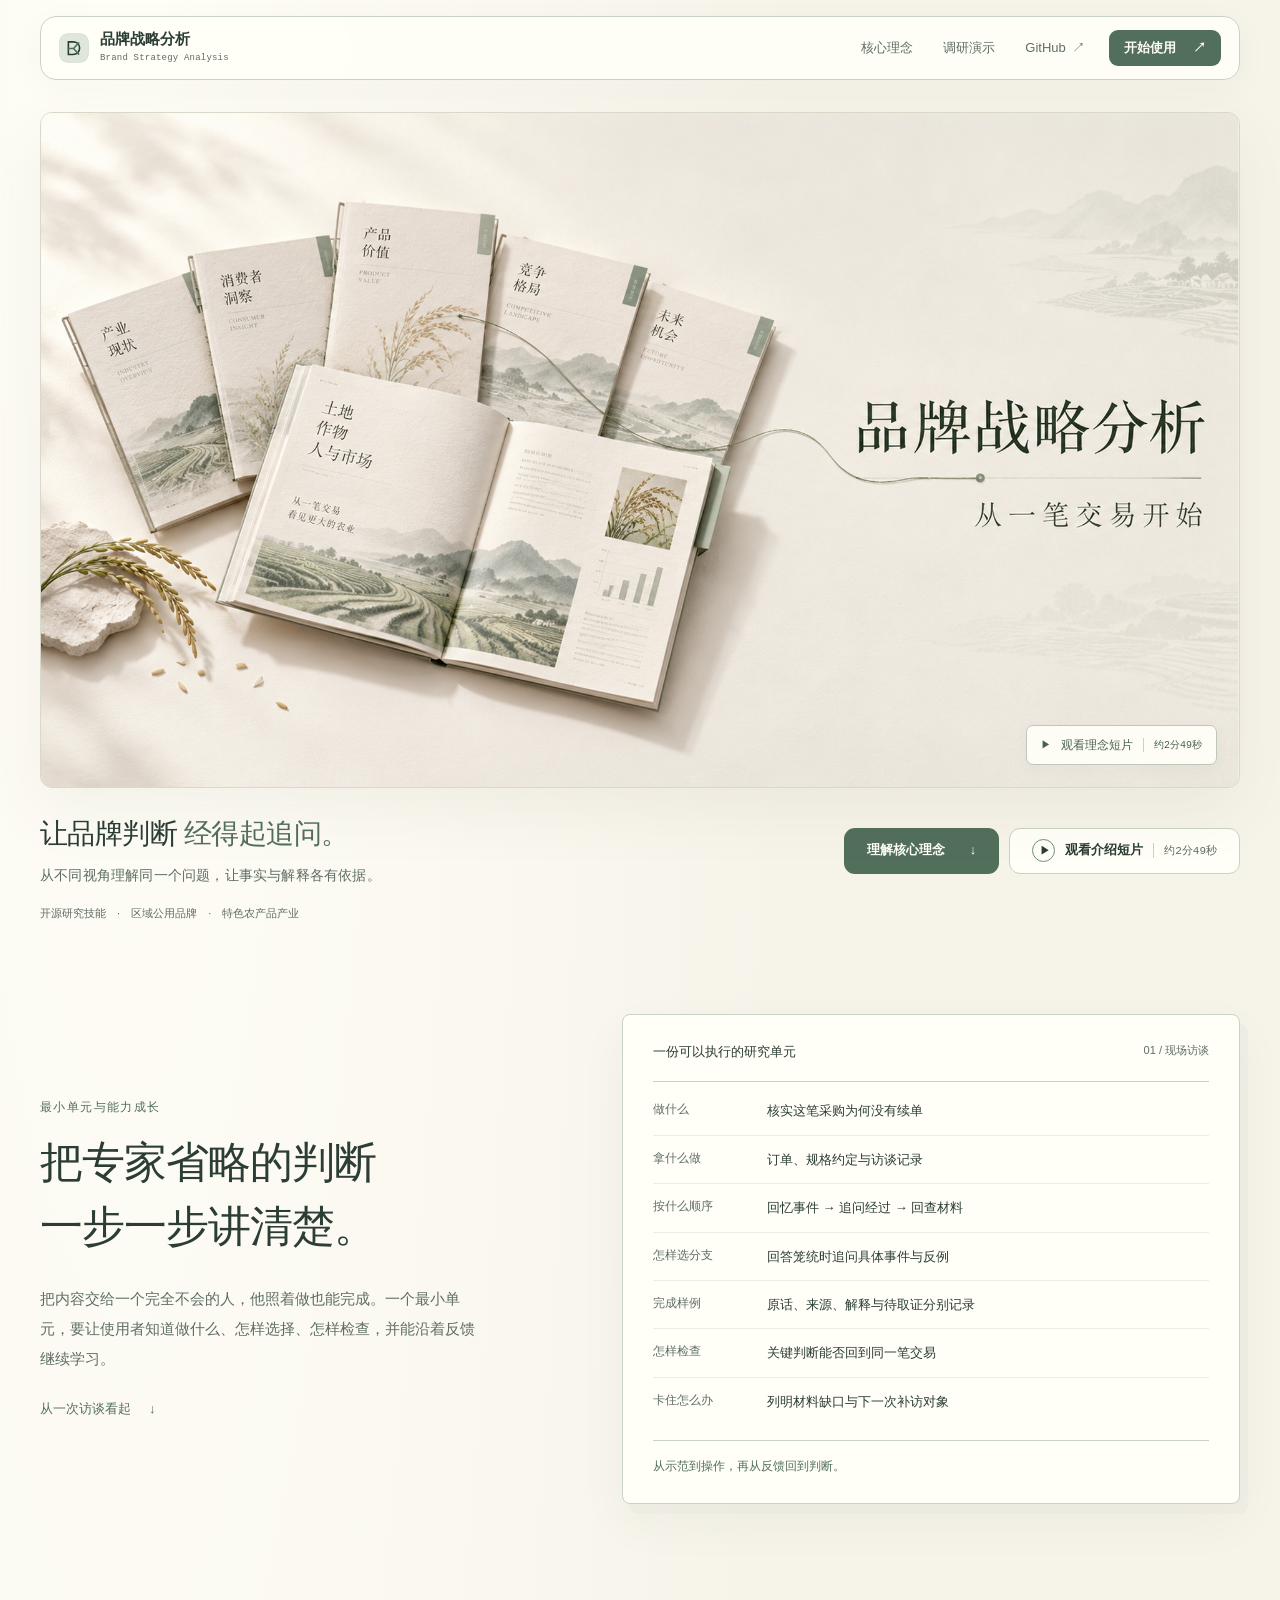
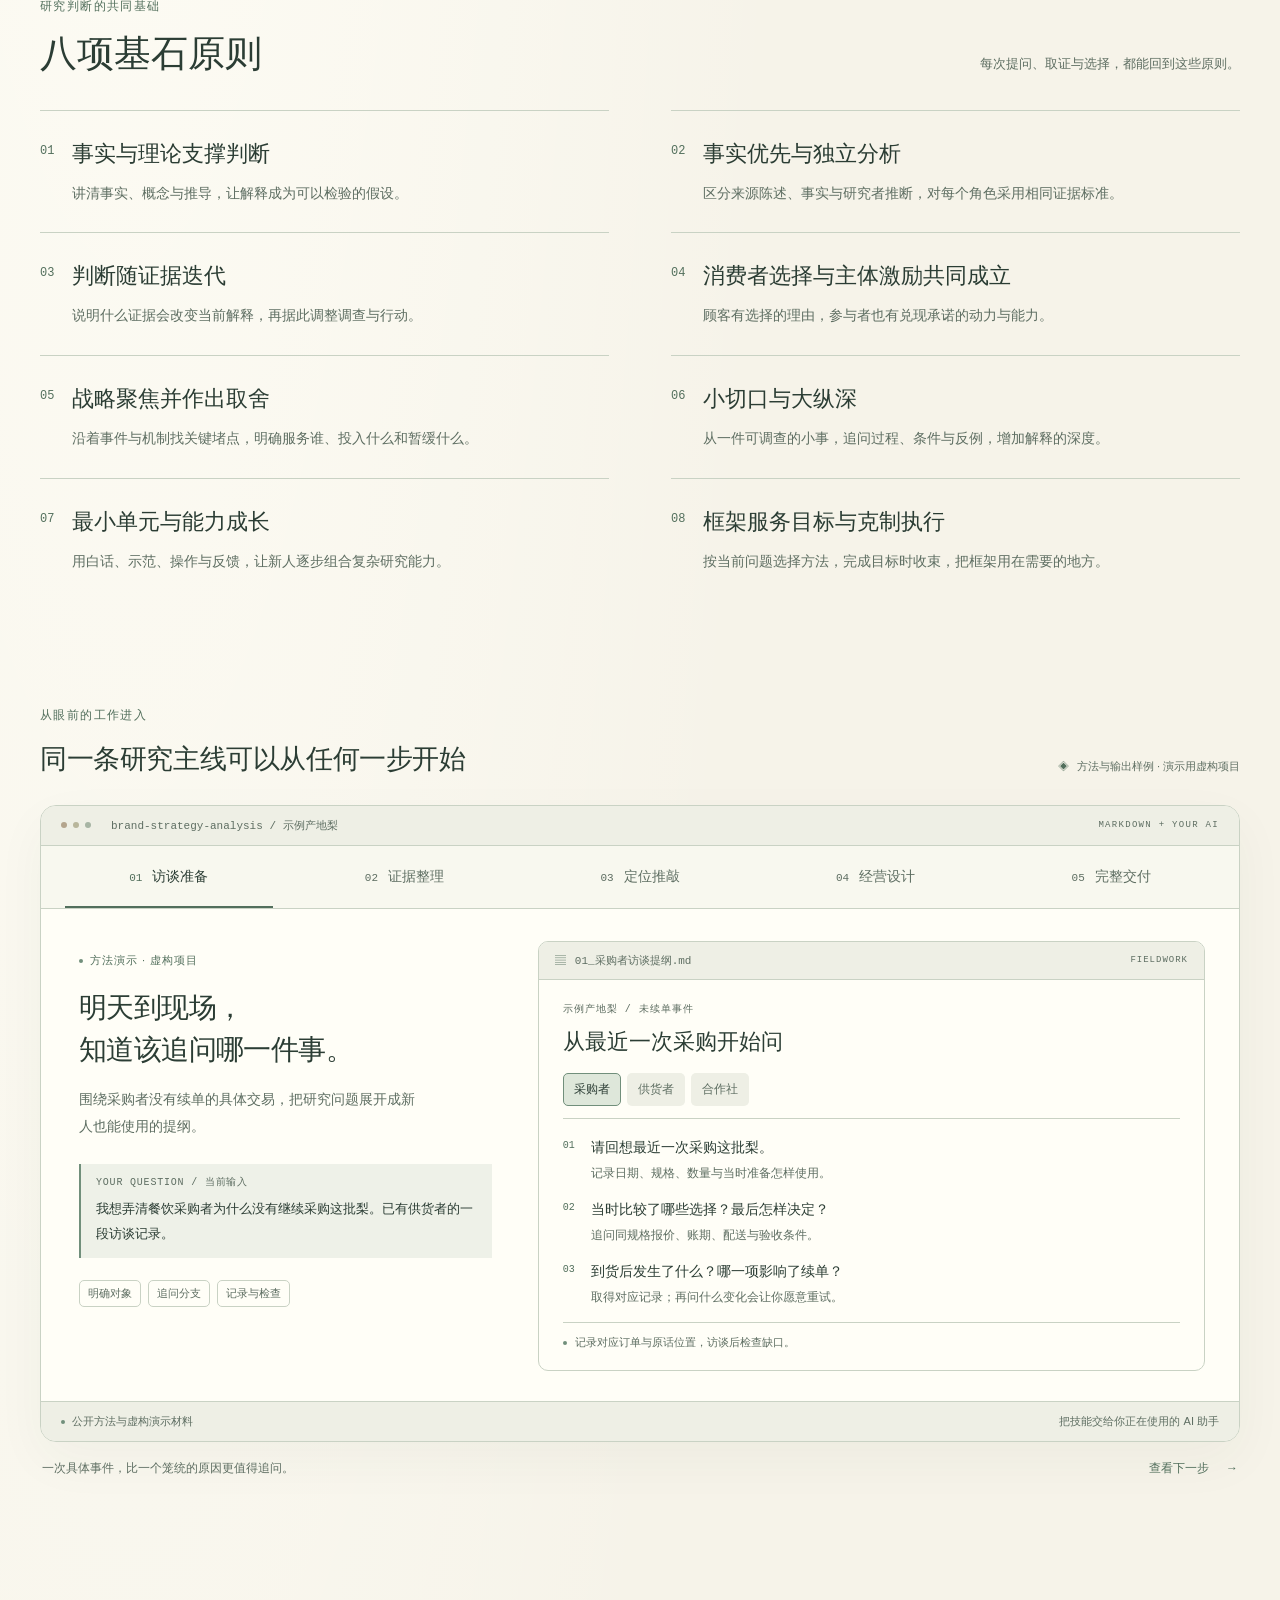
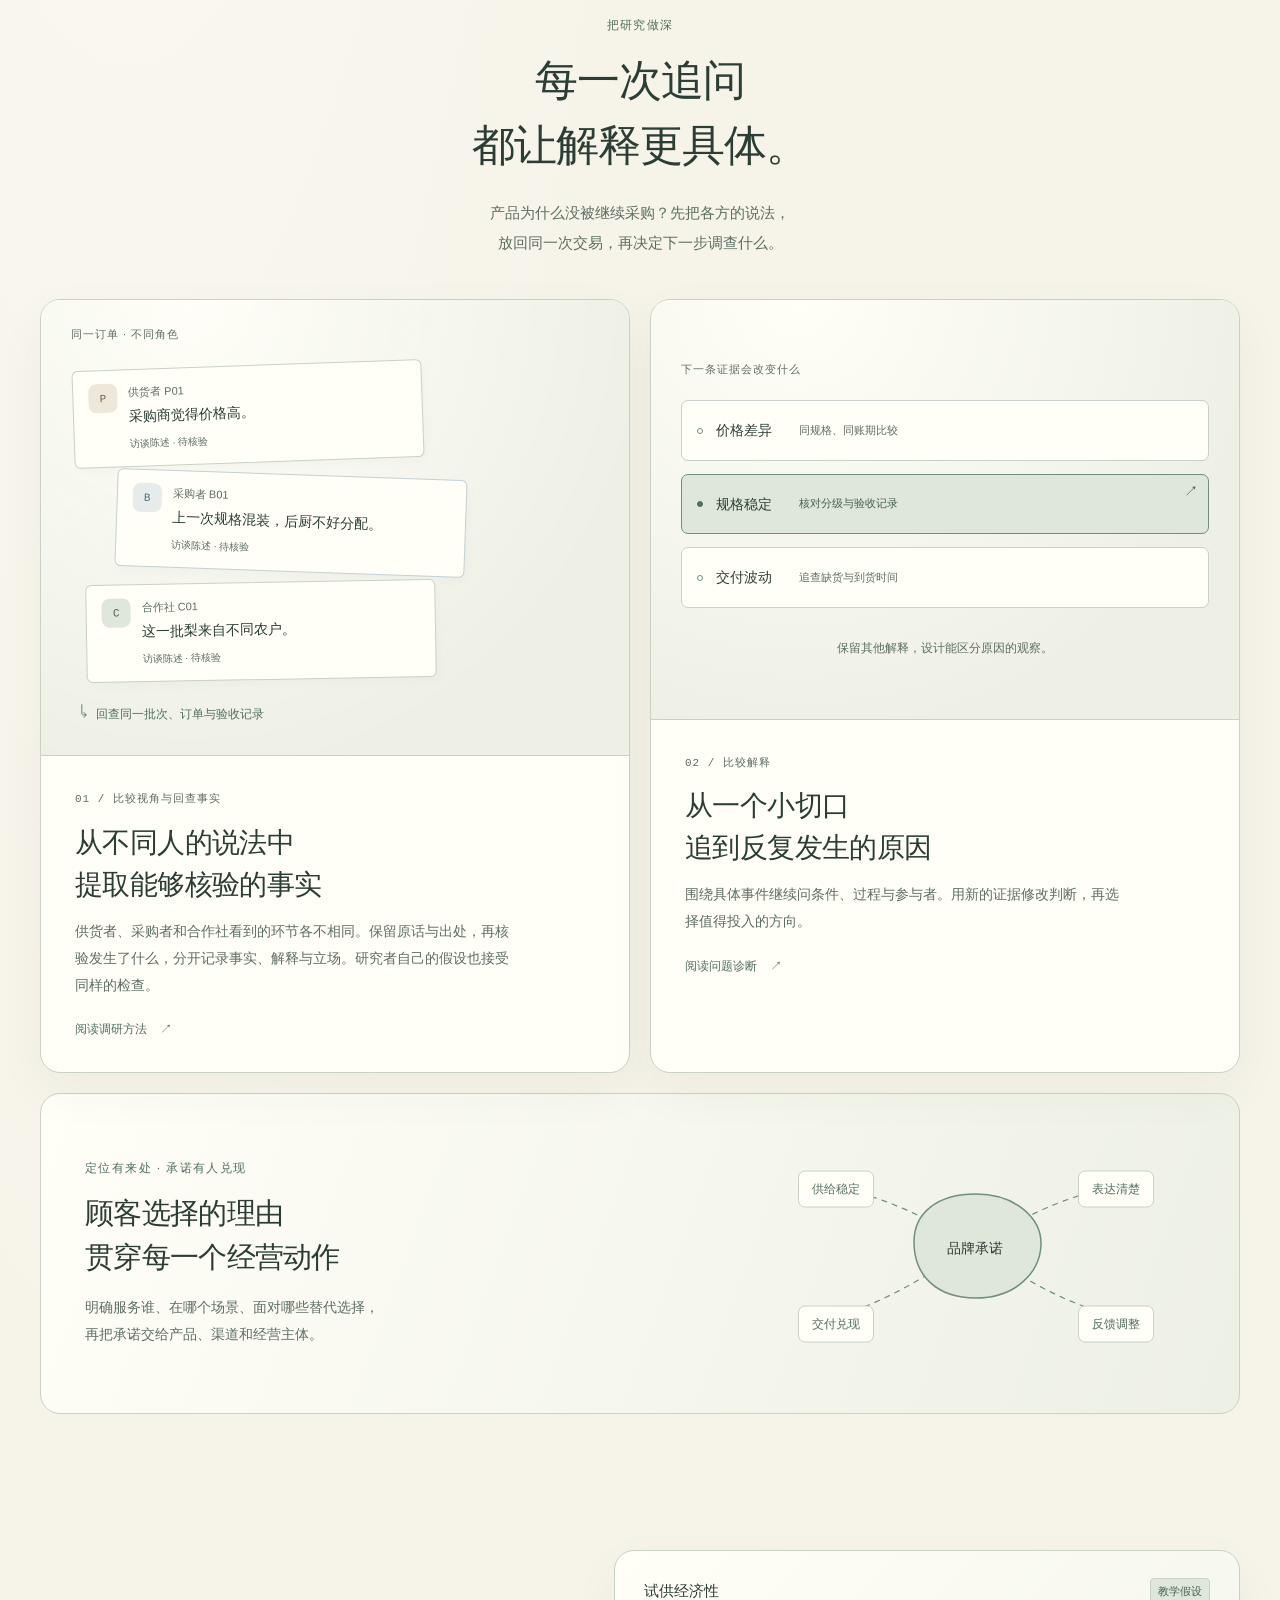
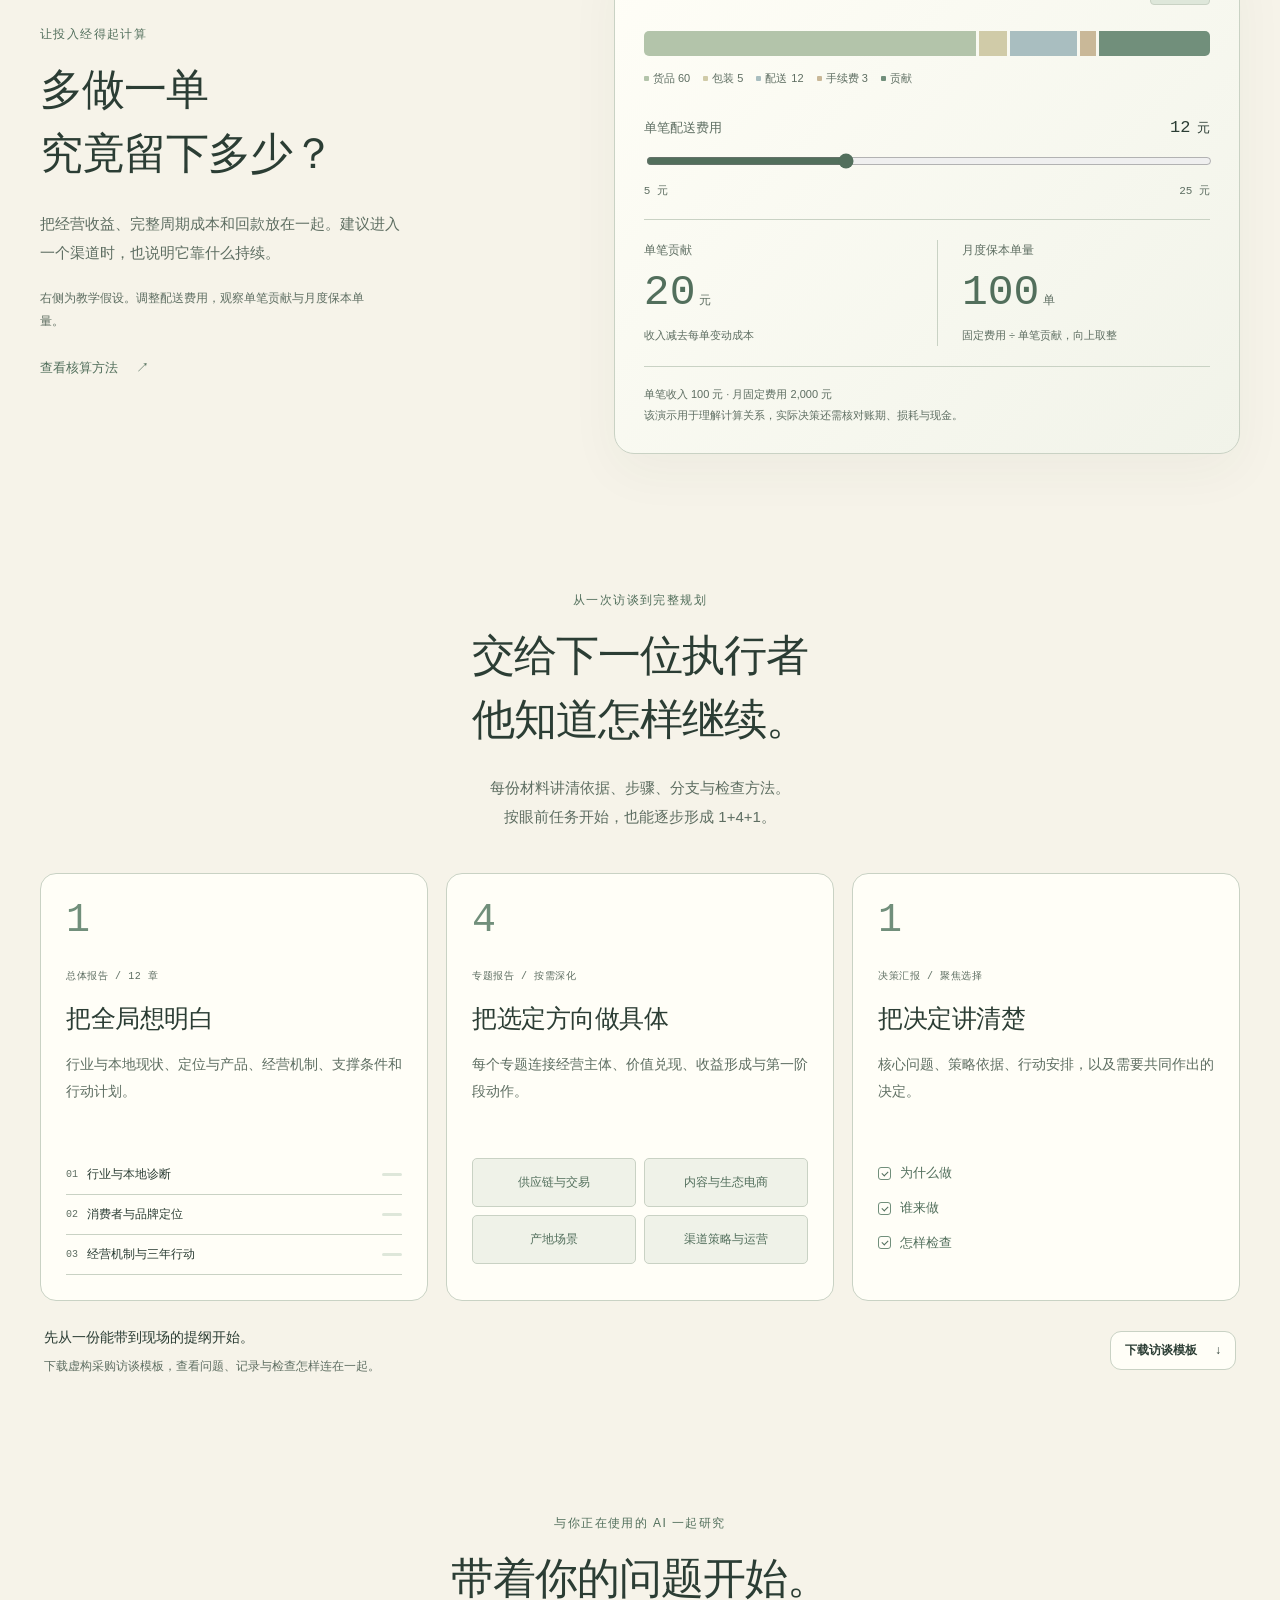
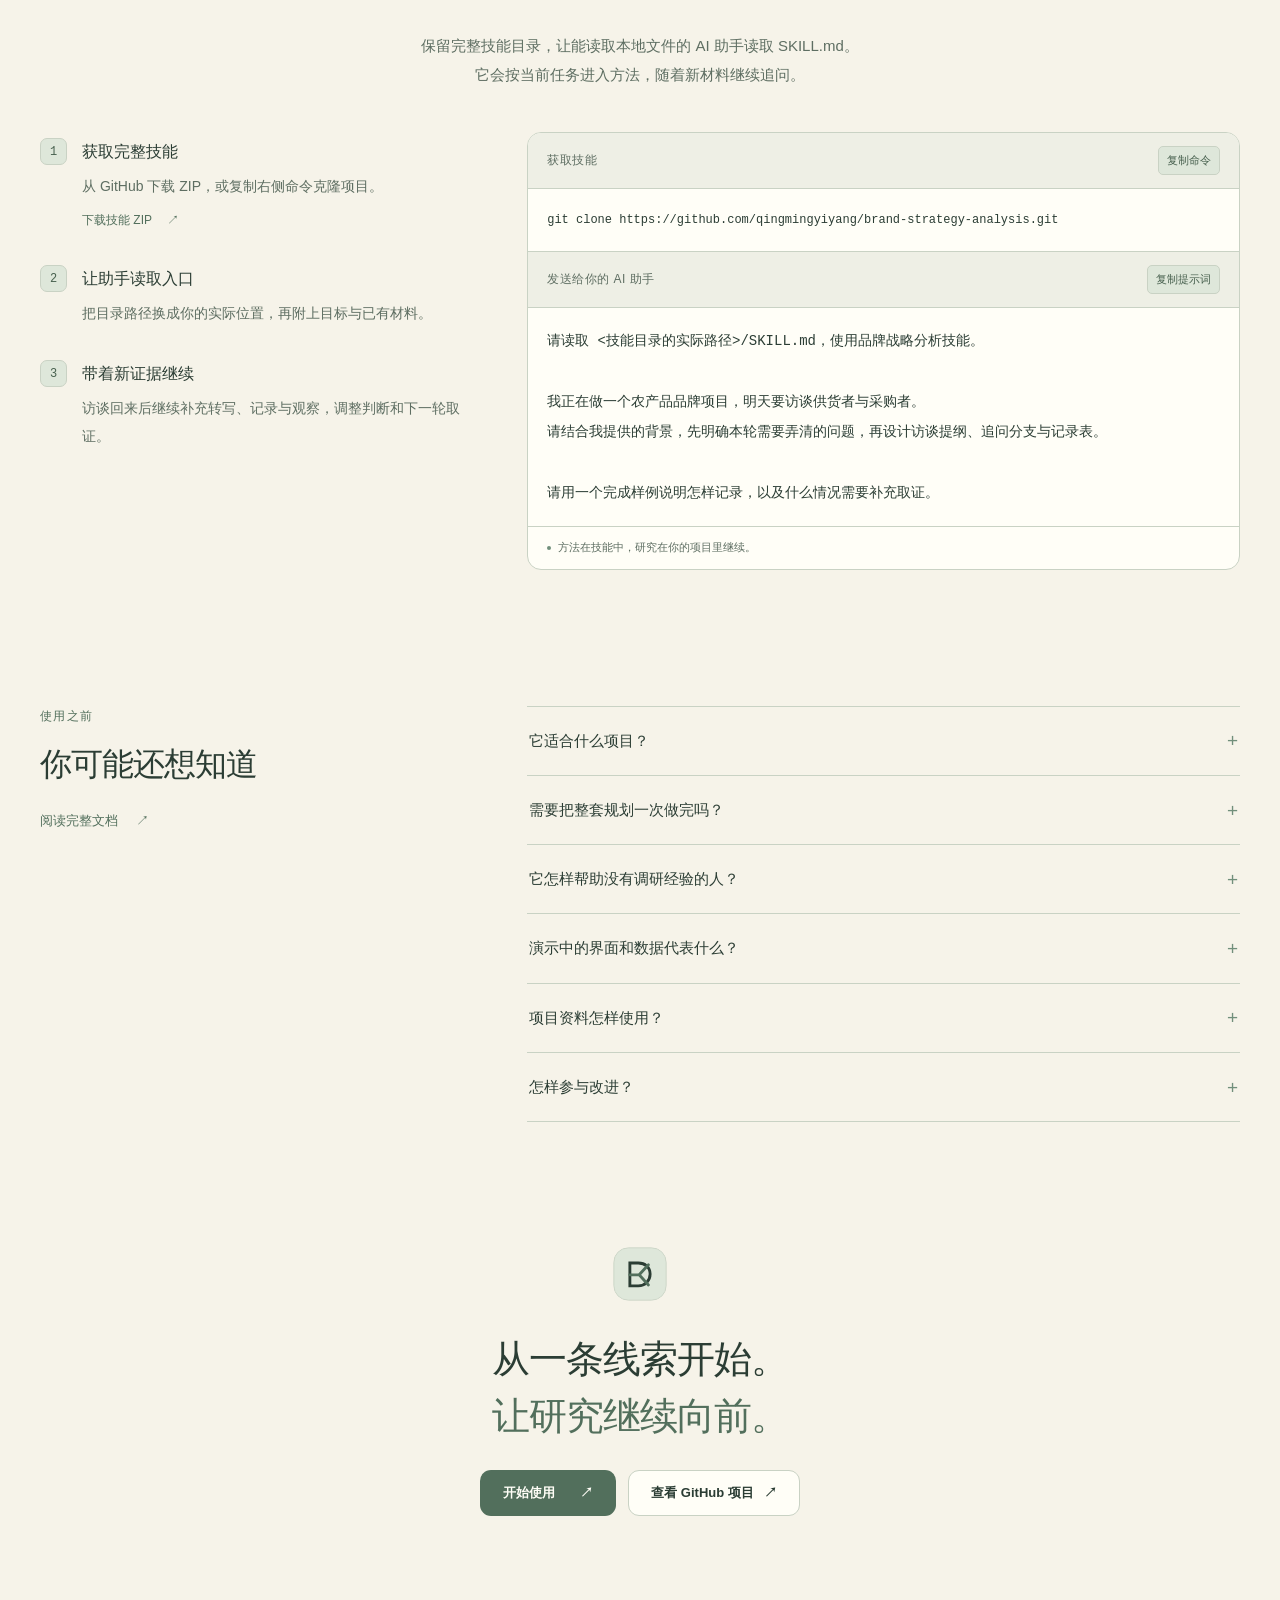
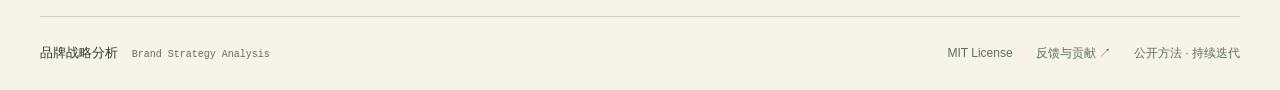
<file: website/index.html>
<!doctype html>
<html lang="zh-CN">
<head>
  <meta charset="utf-8">
  <meta name="viewport" content="width=device-width, initial-scale=1">
  <meta name="theme-color" content="#F6F3E9">
  <meta name="description" content="品牌战略分析：以最小单元与八项基石原则，把专家判断展开为可学习的调研方法。比较同一问题的不同视角，提取事实，检验解释。">
  <meta property="og:title" content="品牌战略分析 · 让品牌判断经得起追问">
  <meta property="og:description" content="从同一问题的不同视角中提取事实，把专家判断展开为每个人都能学习和执行的最小单元。">
  <meta property="og:image" content="../media/brand-overview/cover.png?v=cover-20261025-1">
  <meta property="og:image:alt" content="品牌战略分析，从一笔交易开始。纸质研究报告、山水与稻田组成的浅绢色封面。">
  <title>品牌战略分析 · 让品牌判断经得起追问</title>
  <link rel="icon" type="image/svg+xml" href="assets/brand-mark.svg?v=cover-20261025-1">
  <link rel="stylesheet" href="site.css?v=cover-20261025-1">
  <script src="site.js?v=cover-20261025-1" defer></script>
</head>
<body>
  <a class="skip-link" href="#main">跳到主要内容</a>
  <header class="nav-wrap">
    <nav class="nav shell" aria-label="主导航">
      <a class="brand" href="#main" aria-label="品牌战略分析首页">
        <img src="assets/brand-mark.svg?v=cover-20261025-1" alt="" width="30" height="30">
        <span>品牌战略分析<span class="brand-sub">Brand Strategy Analysis</span></span>
      </a>
      <div class="nav-links">
        <a href="#principles">核心理念</a>
        <a href="#demo">调研演示</a>
        <a href="https://github.com/qingmingyiyang/brand-strategy-analysis" target="_blank" rel="noopener noreferrer">GitHub <span aria-hidden="true">↗</span></a>
      </div>
      <a class="nav-cta" href="#start">开始使用 <span aria-hidden="true">↗</span></a>
    </nav>
  </header>

  <main id="main">
    <section class="hero cover-hero shell" aria-labelledby="hero-title">
      <button class="brand-cover" type="button" data-open-video aria-label="播放品牌战略分析理念介绍视频，约2分49秒">
        <img src="../media/brand-overview/cover.png?v=cover-20261025-1" alt="品牌战略分析，从一笔交易开始。浅绢纸研究报告、稻田与山水，呈现产业、消费者、产品价值和未来机会。" width="1920" height="1080" fetchpriority="high" decoding="async">
        <span class="cover-play"><span aria-hidden="true">▶</span> 观看理念短片 <span>约2分49秒</span></span>
      </button>
      <div class="hero-caption">
        <div class="hero-caption-copy">
          <h1 id="hero-title">让品牌判断<span>经得起追问。</span></h1>
          <p class="hero-copy">从不同视角理解同一个问题，让事实与解释各有依据。</p>
        </div>
        <div class="hero-actions">
          <a class="button button-primary" href="#principles">理解核心理念 <span aria-hidden="true">↓</span></a>
          <button class="button button-secondary" type="button" data-open-video><span class="play-icon" aria-hidden="true">▶</span> 观看介绍短片 <span class="video-duration">约2分49秒</span></button>
        </div>
      </div>
      <p class="hero-meta">开源研究技能 <span>·</span> 区域公用品牌 <span>·</span> 特色农产品产业</p>
    </section>

    <section id="principles" class="principles-section shell" aria-labelledby="principles-title">
      <div class="unit-layout">
        <div class="unit-copy"><span class="section-kicker">最小单元与能力成长</span><h2 id="principles-title">把专家省略的判断<br>一步一步讲清楚。</h2><p>把内容交给一个完全不会的人，他照着做也能完成。一个最小单元，要让使用者知道做什么、怎样选择、怎样检查，并能沿着反馈继续学习。</p><a class="inline-link" href="#demo">从一次访谈看起 <span aria-hidden="true">↓</span></a></div>
        <div class="unit-sheet"><div class="unit-sheet-top"><span>一份可以执行的研究单元</span><span class="unit-sheet-mark">01 / 现场访谈</span></div><ol class="unit-fields"><li><span>做什么</span><strong>核实这笔采购为何没有续单</strong></li><li><span>拿什么做</span><strong>订单、规格约定与访谈记录</strong></li><li><span>按什么顺序</span><strong>回忆事件 → 追问经过 → 回查材料</strong></li><li><span>怎样选分支</span><strong>回答笼统时追问具体事件与反例</strong></li><li><span>完成样例</span><strong>原话、来源、解释与待取证分别记录</strong></li><li><span>怎样检查</span><strong>关键判断能否回到同一笔交易</strong></li><li><span>卡住怎么办</span><strong>列明材料缺口与下一次补访对象</strong></li></ol><p class="unit-sheet-foot">从示范到操作，再从反馈回到判断。</p></div>
      </div>
      <div class="principles-heading"><span class="section-kicker">研究判断的共同基础</span><h2>八项基石原则</h2><p>每次提问、取证与选择，都能回到这些原则。</p></div>
      <ol class="principle-list">
        <li><span class="principle-number">01</span><div><h3>事实与理论支撑判断</h3><p>讲清事实、概念与推导，让解释成为可以检验的假设。</p></div></li>
        <li><span class="principle-number">02</span><div><h3>事实优先与独立分析</h3><p>区分来源陈述、事实与研究者推断，对每个角色采用相同证据标准。</p></div></li>
        <li><span class="principle-number">03</span><div><h3>判断随证据迭代</h3><p>说明什么证据会改变当前解释，再据此调整调查与行动。</p></div></li>
        <li><span class="principle-number">04</span><div><h3>消费者选择与主体激励共同成立</h3><p>顾客有选择的理由，参与者也有兑现承诺的动力与能力。</p></div></li>
        <li><span class="principle-number">05</span><div><h3>战略聚焦并作出取舍</h3><p>沿着事件与机制找关键堵点，明确服务谁、投入什么和暂缓什么。</p></div></li>
        <li><span class="principle-number">06</span><div><h3>小切口与大纵深</h3><p>从一件可调查的小事，追问过程、条件与反例，增加解释的深度。</p></div></li>
        <li><span class="principle-number">07</span><div><h3>最小单元与能力成长</h3><p>用白话、示范、操作与反馈，让新人逐步组合复杂研究能力。</p></div></li>
        <li><span class="principle-number">08</span><div><h3>框架服务目标与克制执行</h3><p>按当前问题选择方法，完成目标时收束，把框架用在需要的地方。</p></div></li>
      </ol>
    </section>

    <section id="demo" class="demo-section shell" aria-labelledby="demo-title">
      <div class="section-intro demo-intro"><div><span class="section-kicker">从眼前的工作进入</span><h2 id="demo-title">同一条研究主线<br class="mobile-break">可以从任何一步开始</h2></div><span class="demo-disclaimer"><span aria-hidden="true">◈</span> 方法与输出样例 · 演示用虚构项目</span></div>
      <div class="workspace">
        <div class="workspace-bar"><div class="window-dots" aria-hidden="true"><i></i><i></i><i></i></div><span>brand-strategy-analysis / 示例产地梨</span><span class="workspace-format">MARKDOWN + YOUR AI</span></div>
        <div class="demo-tabs" role="tablist" aria-label="查看不同阶段的输出样例">
          <button id="tab-interview" role="tab" aria-selected="true" aria-controls="panel-interview" tabindex="0" data-stage="interview"><span>01</span>访谈准备</button>
          <button id="tab-evidence" role="tab" aria-selected="false" aria-controls="panel-evidence" tabindex="-1" data-stage="evidence"><span>02</span>证据整理</button>
          <button id="tab-positioning" role="tab" aria-selected="false" aria-controls="panel-positioning" tabindex="-1" data-stage="positioning"><span>03</span>定位推敲</button>
          <button id="tab-operation" role="tab" aria-selected="false" aria-controls="panel-operation" tabindex="-1" data-stage="operation"><span>04</span>经营设计</button>
          <button id="tab-delivery" role="tab" aria-selected="false" aria-controls="panel-delivery" tabindex="-1" data-stage="delivery"><span>05</span>完整交付</button>
        </div>
        <div class="demo-content" id="demo-content">
          <section id="panel-interview" class="demo-panel" role="tabpanel" aria-labelledby="tab-interview" tabindex="0"></section>
          <section id="panel-evidence" class="demo-panel" role="tabpanel" aria-labelledby="tab-evidence" tabindex="0" hidden></section>
          <section id="panel-positioning" class="demo-panel" role="tabpanel" aria-labelledby="tab-positioning" tabindex="0" hidden></section>
          <section id="panel-operation" class="demo-panel" role="tabpanel" aria-labelledby="tab-operation" tabindex="0" hidden></section>
          <section id="panel-delivery" class="demo-panel" role="tabpanel" aria-labelledby="tab-delivery" tabindex="0" hidden></section>
        </div>
        <div class="workspace-footer"><span><i class="tiny-dot" aria-hidden="true"></i>公开方法与虚构演示材料</span><span>把技能交给你正在使用的 AI 助手</span></div>
      </div>
      <div class="demo-caption"><p id="demo-caption">一次具体事件，比一个笼统的原因更值得追问。</p><button class="text-button" type="button" id="next-stage">查看下一步 <span aria-hidden="true">→</span></button></div>
    </section>

    <section id="method" class="method-section shell section-gap" aria-labelledby="method-title">
      <div class="section-heading"><span class="section-kicker">把研究做深</span><h2 id="method-title">每一次追问<br>都让解释更具体。</h2><p>产品为什么没被继续采购？先把各方的说法，<br class="desktop-break">放回同一次交易，再决定下一步调查什么。</p></div>
      <div class="feature-grid">
        <article class="feature-card reveal">
          <div class="feature-visual voices-visual" data-animate>
            <div class="visual-label">同一订单 · 不同角色</div>
            <div class="voice-card voice-supplier"><span class="avatar avatar-sand">P</span><div><span class="voice-role">供货者 P01</span><p>采购商觉得价格高。</p><span class="source-tag">访谈陈述 · 待核验</span></div></div>
            <div class="voice-card voice-buyer"><span class="avatar avatar-blue">B</span><div><span class="voice-role">采购者 B01</span><p>上一次规格混装，后厨不好分配。</p><span class="source-tag">访谈陈述 · 待核验</span></div></div>
            <div class="voice-card voice-cooperative"><span class="avatar avatar-sage">C</span><div><span class="voice-role">合作社 C01</span><p>这一批梨来自不同农户。</p><span class="source-tag">访谈陈述 · 待核验</span></div></div>
            <div class="source-note"><span class="note-icon" aria-hidden="true">↳</span> 回查同一批次、订单与验收记录</div>
          </div>
          <div class="feature-copy"><span class="mini-index">01 / 比较视角与回查事实</span><h3>从不同人的说法中<br>提取能够核验的事实</h3><p>供货者、采购者和合作社看到的环节各不相同。保留原话与出处，再核验发生了什么，分开记录事实、解释与立场。研究者自己的假设也接受同样的检查。</p><a href="https://github.com/qingmingyiyang/brand-strategy-analysis/blob/main/references/fieldwork.md" target="_blank" rel="noopener noreferrer">阅读调研方法 <span aria-hidden="true">↗</span></a></div>
        </article>
        <article class="feature-card reveal">
          <div class="feature-visual questions-visual" data-animate>
            <div class="visual-label">下一条证据会改变什么</div>
            <div class="hypothesis"><span class="hypothesis-bullet"></span><span>价格差异</span><small>同规格、同账期比较</small></div>
            <div class="hypothesis hypothesis-active"><span class="hypothesis-bullet"></span><span>规格稳定</span><small>核对分级与验收记录</small><span class="check-mark" aria-hidden="true">↗</span></div>
            <div class="hypothesis"><span class="hypothesis-bullet"></span><span>交付波动</span><small>追查缺货与到货时间</small></div>
            <p class="hypothesis-note">保留其他解释，设计能区分原因的观察。</p>
          </div>
          <div class="feature-copy"><span class="mini-index">02 / 比较解释</span><h3>从一个小切口<br>追到反复发生的原因</h3><p>围绕具体事件继续问条件、过程与参与者。用新的证据修改判断，再选择值得投入的方向。</p><a href="https://github.com/qingmingyiyang/brand-strategy-analysis/blob/main/references/problem-diagnosis.md" target="_blank" rel="noopener noreferrer">阅读问题诊断 <span aria-hidden="true">↗</span></a></div>
        </article>
      </div>
      <div class="value-bridge reveal">
        <div><span class="section-kicker">定位有来处 · 承诺有人兑现</span><h3>顾客选择的理由<br>贯穿每一个经营动作</h3><p>明确服务谁、在哪个场景、面对哪些替代选择，<br class="desktop-break">再把承诺交给产品、渠道和经营主体。</p></div>
        <div class="value-map" aria-label="价值承诺连接供给、表达、交付与反馈">
          <svg viewBox="0 0 440 235" aria-hidden="true"><path class="map-line" d="M220 114C170 86 139 68 81 55M220 114C267 86 308 64 360 55M220 114C166 147 132 169 81 185M220 114C268 147 306 169 360 185"/><path class="map-ring" d="M159 110c0-29 23-48 62-48s66 24 65 51-25 53-65 53-62-23-62-56Z"/></svg>
          <span class="map-center">品牌承诺</span><span class="map-node node-a">供给稳定</span><span class="map-node node-b">表达清楚</span><span class="map-node node-c">交付兑现</span><span class="map-node node-d">反馈调整</span>
        </div>
      </div>
    </section>

    <section id="economics" class="economics-section shell section-gap" aria-labelledby="economics-title">
      <div class="economics-copy"><span class="section-kicker">让投入经得起计算</span><h2 id="economics-title">多做一单<br>究竟留下多少？</h2><p>把经营收益、完整周期成本和回款放在一起。建议进入一个渠道时，也说明它靠什么持续。</p><p class="small-note">右侧为教学假设。调整配送费用，观察单笔贡献与月度保本单量。</p><a class="inline-link" href="https://github.com/qingmingyiyang/brand-strategy-analysis/blob/main/references/economic-accounting.md" target="_blank" rel="noopener noreferrer">查看核算方法 <span aria-hidden="true">↗</span></a></div>
      <div class="calculator reveal"><div class="calculator-top"><span>试供经济性</span><span class="tag">教学假设</span></div><div class="cost-track" aria-hidden="true"><span class="cost-goods"></span><span class="cost-pack"></span><span class="cost-delivery" id="cost-delivery-bar"></span><span class="cost-fee"></span><span class="cost-margin" id="cost-margin-bar"></span></div><div class="cost-legend"><span><i class="legend-goods"></i>货品 60</span><span><i class="legend-pack"></i>包装 5</span><span><i class="legend-delivery"></i>配送 <b id="delivery-legend">12</b></span><span><i class="legend-fee"></i>手续费 3</span><span><i class="legend-margin"></i>贡献</span></div><div class="cost-input"><label for="delivery-cost">单笔配送费用 <span><output for="delivery-cost" id="delivery-value">12</output> 元</span></label><input type="range" id="delivery-cost" min="5" max="25" step="1" value="12"><div class="range-ends"><span>5 元</span><span>25 元</span></div></div><div class="calculator-results" aria-live="polite" aria-atomic="true"><div><span>单笔贡献</span><strong><output id="contribution-value">20</output><small> 元</small></strong><p>收入减去每单变动成本</p></div><div><span>月度保本单量</span><strong><output id="break-even-value">100</output><small> 单</small></strong><p>固定费用 ÷ 单笔贡献，向上取整</p></div></div><p class="calculator-foot">单笔收入 100 元 · 月固定费用 2,000 元<br>该演示用于理解计算关系，实际决策还需核对账期、损耗与现金。</p></div>
    </section>

    <section id="deliverables" class="deliverables-section shell section-gap" aria-labelledby="deliverables-title">
      <div class="section-heading"><span class="section-kicker">从一次访谈到完整规划</span><h2 id="deliverables-title">交给下一位执行者<br>他知道怎样继续。</h2><p>每份材料讲清依据、步骤、分支与检查方法。<br class="desktop-break">按眼前任务开始，也能逐步形成 1+4+1。</p></div>
      <div class="deliverable-grid"><article class="deliverable-card report-card reveal"><div class="report-icon" aria-hidden="true">1</div><span class="mini-index">总体报告 / 12 章</span><h3>把全局想明白</h3><p>行业与本地现状、定位与产品、经营机制、支撑条件和行动计划。</p><div class="report-preview"><div><span>01</span>行业与本地诊断<i></i></div><div><span>02</span>消费者与品牌定位<i></i></div><div><span>03</span>经营机制与三年行动<i></i></div></div></article><article class="deliverable-card specials-card reveal"><div class="report-icon" aria-hidden="true">4</div><span class="mini-index">专题报告 / 按需深化</span><h3>把选定方向做具体</h3><p>每个专题连接经营主体、价值兑现、收益形成与第一阶段动作。</p><div class="topic-grid"><span>供应链与交易</span><span>内容与生态电商</span><span>产地场景</span><span>渠道策略与运营</span></div></article><article class="deliverable-card decision-card reveal"><div class="report-icon" aria-hidden="true">1</div><span class="mini-index">决策汇报 / 聚焦选择</span><h3>把决定讲清楚</h3><p>核心问题、策略依据、行动安排，以及需要共同作出的决定。</p><div class="decision-preview"><span><i></i>为什么做</span><span><i></i>谁来做</span><span><i></i>怎样检查</span></div></article></div>
      <div class="download-strip"><div><strong>先从一份能带到现场的提纲开始。</strong><span>下载虚构采购访谈模板，查看问题、记录与检查怎样连在一起。</span></div><button class="button button-secondary" type="button" id="download-template">下载访谈模板 <span aria-hidden="true">↓</span></button></div>
    </section>

    <section id="start" class="start-section shell section-gap" aria-labelledby="start-title">
      <div class="section-heading"><span class="section-kicker">与你正在使用的 AI 一起研究</span><h2 id="start-title">带着你的问题开始。</h2><p>保留完整技能目录，让能读取本地文件的 AI 助手读取 SKILL.md。<br class="desktop-break">它会按当前任务进入方法，随着新材料继续追问。</p></div>
      <div class="start-layout"><ol class="start-steps"><li><span class="step-number">1</span><div><h3>获取完整技能</h3><p>从 GitHub 下载 ZIP，或复制右侧命令克隆项目。</p><a href="https://github.com/qingmingyiyang/brand-strategy-analysis/archive/refs/heads/main.zip">下载技能 ZIP <span aria-hidden="true">↗</span></a></div></li><li><span class="step-number">2</span><div><h3>让助手读取入口</h3><p>把目录路径换成你的实际位置，再附上目标与已有材料。</p></div></li><li><span class="step-number">3</span><div><h3>带着新证据继续</h3><p>访谈回来后继续补充转写、记录与观察，调整判断和下一轮取证。</p></div></li></ol><div class="start-code"><div class="code-block"><div class="code-header"><span>获取技能</span><button type="button" class="copy-button" data-copy="clone">复制命令</button></div><pre><code id="clone-command">git clone https://github.com/qingmingyiyang/brand-strategy-analysis.git</code></pre></div><div class="code-block prompt-block"><div class="code-header"><span>发送给你的 AI 助手</span><button type="button" class="copy-button" data-copy="prompt">复制提示词</button></div><pre><code id="start-prompt">请读取 &lt;技能目录的实际路径&gt;/SKILL.md，使用品牌战略分析技能。

我正在做一个农产品品牌项目，明天要访谈供货者与采购者。
请结合我提供的背景，先明确本轮需要弄清的问题，再设计访谈提纲、追问分支与记录表。

请用一个完成样例说明怎样记录，以及什么情况需要补充取证。</code></pre></div><div class="code-foot"><span class="tiny-dot" aria-hidden="true"></span>方法在技能中，研究在你的项目里继续。</div></div></div>
    </section>

    <section class="faq-section shell section-gap" aria-labelledby="faq-title"><div class="faq-heading"><span class="section-kicker">使用之前</span><h2 id="faq-title">你可能还想知道</h2><a class="inline-link" href="https://github.com/qingmingyiyang/brand-strategy-analysis/blob/main/README.md" target="_blank" rel="noopener noreferrer">阅读完整文档 <span aria-hidden="true">↗</span></a></div><div class="faq-list"><details><summary>它适合什么项目？<span aria-hidden="true">+</span></summary><p>主要面向区域公用品牌与特色农产品产业，适合咨询团队、调研负责人、学生与项目参与者。用于其他行业时，先核对主体、供给与渠道机制。</p></details><details><summary>需要把整套规划一次做完吗？<span aria-hidden="true">+</span></summary><p>可以从准备访谈、整理转写、诊断问题或深化某份专题开始。技能按当前任务选择主方法，再围绕具体证据缺口补充内容。</p></details><details><summary>它怎样帮助没有调研经验的人？<span aria-hidden="true">+</span></summary><p>把找谁、怎么开场、问哪次事件、怎样追问、怎样记录与检查展开成可操作的材料，并给完成样例。你也可以要求先示范一个步骤，再根据实际操作逐步加深。</p></details><details><summary>演示中的界面和数据代表什么？<span aria-hidden="true">+</span></summary><p>这是技能方法与输出的交互式样例，使用虚构的产地梨采购项目和教学数据。实际使用时，由你选择的 AI 助手读取技能，结合有权使用的材料开展研究。</p></details><details><summary>项目资料怎样使用？<span aria-hidden="true">+</span></summary><p>技能由本地 Markdown 文件组成。资料如何处理取决于你使用的 AI 助手、工具和账号设置。提供访谈等材料前，按项目授权和所用工具的数据规则处理；本介绍页不上传演示操作，也不接收项目材料。</p></details><details><summary>怎样参与改进？<span aria-hidden="true">+</span></summary><p>在 GitHub Issue 中说明使用版本、要完成的任务和卡住的具体步骤；也可以提交 Pull Request。分享示例时，使用有权公开的脱敏材料。</p></details></div></section>

    <section class="closing shell"><img src="assets/brand-mark.svg?v=cover-20261025-1" alt="" width="54" height="54"><h2>从一条线索开始。<br><span>让研究继续向前。</span></h2><div class="hero-actions"><a class="button button-primary" href="#start">开始使用 <span aria-hidden="true">↗</span></a><a class="button button-secondary" href="https://github.com/qingmingyiyang/brand-strategy-analysis" target="_blank" rel="noopener noreferrer">查看 GitHub 项目 <span aria-hidden="true">↗</span></a></div></section>
  </main>

  <footer class="footer shell"><a class="footer-brand" href="#main">品牌战略分析 <span>Brand Strategy Analysis</span></a><div><a href="https://github.com/qingmingyiyang/brand-strategy-analysis/blob/main/LICENSE" target="_blank" rel="noopener noreferrer">MIT License</a><a href="https://github.com/qingmingyiyang/brand-strategy-analysis/issues" target="_blank" rel="noopener noreferrer">反馈与贡献 ↗</a><span>公开方法 · 持续迭代</span></div></footer>
  <div id="live-status" class="live-status" role="status" aria-live="polite"></div>
  <dialog id="video-dialog" aria-labelledby="video-title"><div class="video-dialog-header"><div><span class="section-kicker">核心理念与调研</span><h2 id="video-title">让品牌判断经得起追问</h2></div><button id="close-video" type="button" aria-label="关闭视频">×</button></div><video id="intro-video" controls playsinline preload="none" poster="../media/brand-overview/cover.png?v=cover-20261025-1"><source src="../media/brand-overview/intro.mp4?v=coherent-20261025-1" type="video/mp4">你的浏览器暂不支持视频播放，可<a href="../media/brand-overview/intro.mp4?v=coherent-20261025-1">下载介绍视频</a>。</video><p id="video-status" class="video-status">多方视角与事实核验 · 最小单元与八项原则 · 约2分49秒 · AI 合成旁白</p></dialog>
</body>
</html>
</file>
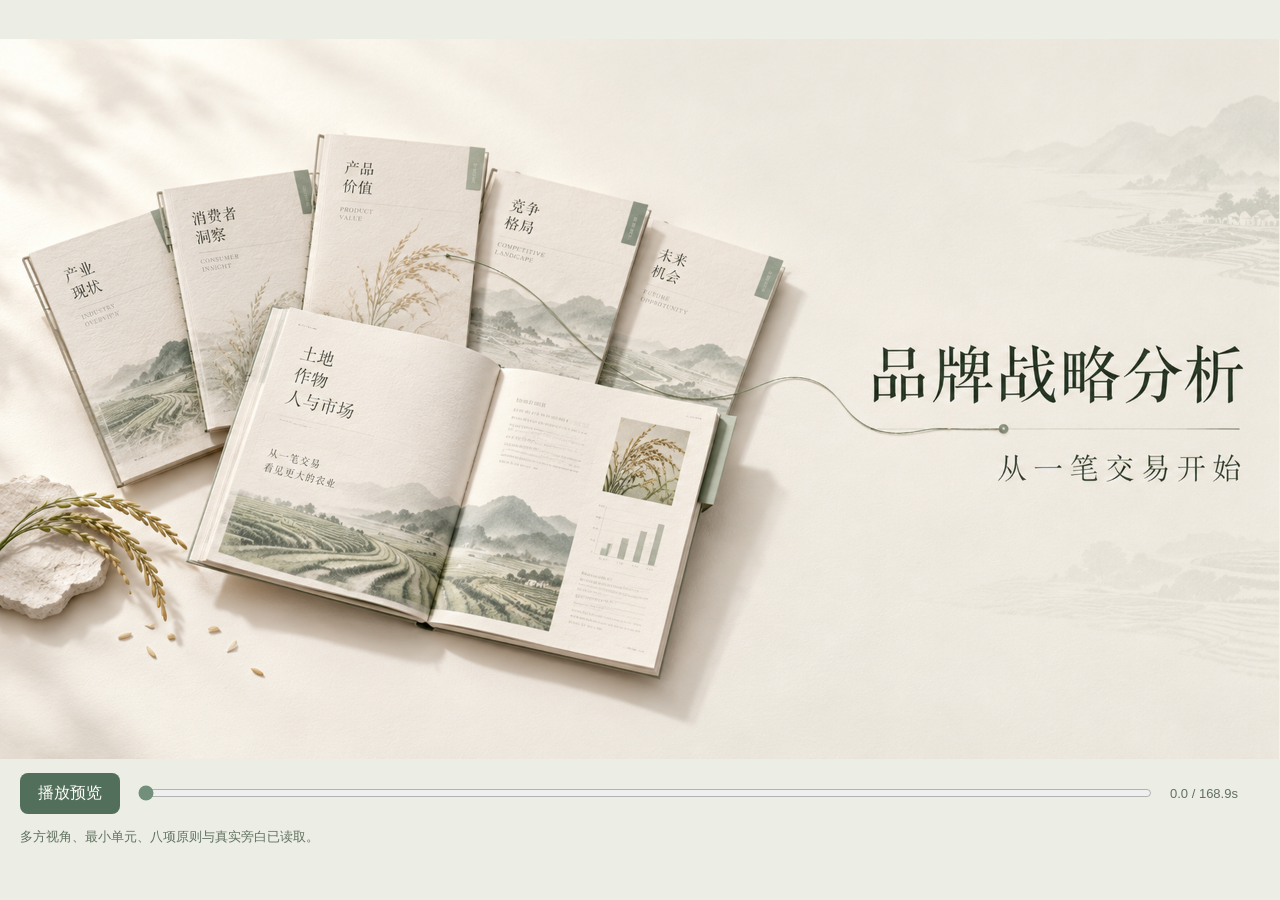
<file: media/brand-overview/source/film.html>
<!doctype html>
<html lang="zh-CN">
<head>
  <meta charset="utf-8">
  <meta name="viewport" content="width=device-width,initial-scale=1">
  <title>品牌战略分析 · 研究理念影片</title>
  <style>
    :root { color-scheme: light; font-family: "Microsoft YaHei UI", "PingFang SC", sans-serif; }
    * { box-sizing: border-box; }
    body { margin: 0; min-height: 100vh; background: #eceee5; color: #2b3d34; display: grid; place-content: center; }
    canvas { display: block; width: min(100vw, 1440px); height: auto; background: #f6f3e9; }
    .controls { padding: 14px 20px; display: flex; gap: 16px; align-items: center; }
    button { border: 0; border-radius: 8px; padding: 10px 18px; background: #526f5c; color: #fffef7; font: inherit; cursor: pointer; }
    button:disabled { opacity: .5; cursor: wait; }
    input { flex: 1; accent-color: #718f7b; }
    output { min-width: 90px; font-size: 13px; color: #60705f; }
    [role="status"] { margin: 0; padding: 0 20px 16px; color: #60705f; font-size: 13px; }
    @media (prefers-reduced-motion: reduce) { * { scroll-behavior: auto; } }
  </style>
</head>
<body>
  <main>
    <canvas id="film" width="1920" height="1080" aria-label="品牌战略分析研究理念影片，讲解多方视角、最小单元与八项基石原则，包含虚构教学示例"></canvas>
    <div class="controls">
      <button id="play" disabled>播放预览</button>
      <input id="seek" type="range" min="0" max="100" step="0.05" value="0" aria-label="影片时间">
      <output id="clock">加载中</output>
    </div>
    <p id="status" role="status">正在读取时间线与旁白。</p>
  </main>
  <audio id="narration" preload="auto"></audio>
  <script src="film.js?v=coherent-20261025-1"></script>
</body>
</html>
</file>
<file: website/site.css>
:root{
  color-scheme:light;
  --page:#f6f3e9;--surface:#fffef7;--surface-2:#eeefe5;--line:#c9d2c4;
  --ink:#2b3d34;--muted:#5e6e62;--accent:#526f5c;--accent-ink:#48614f;--sage:#718f7b;--pale:#dee7da;
  --blue:#526e7b;--blue-pale:#e5eceb;--sand:#736249;--sand-pale:#eee8db;
  --shadow:0 18px 52px #2b3d340b;--radius:20px;
  --font:"Microsoft YaHei UI","PingFang SC",-apple-system,BlinkMacSystemFont,"Segoe UI",sans-serif;
  --serif:"SimSun","Songti SC","Noto Serif SC",serif;--mono:ui-monospace,SFMono-Regular,Consolas,monospace;
}
*{box-sizing:border-box}
html{scroll-behavior:smooth;scroll-padding-top:108px}
body{margin:0;background:radial-gradient(ellipse at 10% 0%,#fffef7 0,transparent 42%),var(--page);color:var(--ink);font-family:var(--font);font-size:15px;line-height:1.75;-webkit-font-smoothing:antialiased}
button,input,textarea{font:inherit}button,a,input,summary{-webkit-tap-highlight-color:transparent}button,a{touch-action:manipulation}a{color:inherit;text-decoration:none}button{cursor:pointer;color:inherit}button:disabled{cursor:default}img,svg,video{max-width:100%}
::selection{background:var(--pale);color:var(--ink)}:focus-visible{outline:2px solid var(--accent);outline-offset:5px}button:focus-visible{outline-offset:3px}[hidden]{display:none!important}
h1,h2,h3,h4,p{margin:0}h1,h2,h3,h4{font-family:var(--serif);font-weight:400}button,a{transition:color .2s,background .2s,border-color .2s}
.shell{width:min(1200px,calc(100% - 48px));margin-inline:auto}.skip-link{position:fixed;left:20px;top:-80px;z-index:100;background:var(--accent);color:var(--surface);padding:12px 18px;border-radius:10px}.skip-link:focus{top:20px}
.nav-wrap{position:fixed;inset:16px 0 auto;z-index:30;pointer-events:none}.nav{height:64px;border:1px solid var(--line);background:#fffef7ed;backdrop-filter:blur(20px);border-radius:16px;display:flex;align-items:center;gap:24px;padding:0 18px;pointer-events:auto;box-shadow:0 8px 35px #2b3d3409}
.brand{display:flex;align-items:center;gap:11px;line-height:1.25;font-size:15px;font-weight:600;white-space:nowrap}.brand img{border-radius:9px;flex:none}.brand-sub{display:block;color:var(--muted);font:9px/1.5 var(--mono);letter-spacing:.2px;margin-top:3px;font-weight:400}
.nav-links{display:flex;align-items:center;gap:30px;margin-left:auto;color:var(--muted);font-size:13px}.nav-links a:hover,.footer a:hover{color:var(--ink)}.nav-links span{margin-left:3px;color:var(--muted)}.nav-cta{background:var(--accent);color:var(--surface);font-size:13px;font-weight:600;padding:7px 15px;border-radius:9px;white-space:nowrap}.nav-cta:hover{background:var(--ink)}.nav-cta span{margin-left:13px}
.hero{position:relative;text-align:center;padding-top:171px;padding-bottom:90px}.eyebrow{display:flex;align-items:center;justify-content:center;gap:10px;font:10px/1.5 var(--mono);letter-spacing:1.8px;color:var(--muted)}.status-dot{width:6px;height:6px;border-radius:50%;background:var(--sage);box-shadow:0 0 0 5px #718f7b0d}.eyebrow-line{height:12px;width:1px;background:var(--line);margin-inline:3px}
h1{font-size:clamp(44px,5.5vw,76px);letter-spacing:-2px;line-height:1.22;margin:26px 0 25px}h1>span{color:var(--accent)}.hero-copy{font-size:17px;line-height:1.95;letter-spacing:.2px;color:var(--muted)}.hero-actions{display:flex;justify-content:center;gap:12px;flex-wrap:wrap;margin-top:28px}
.button{display:inline-flex;align-items:center;justify-content:center;gap:25px;min-height:46px;padding:10px 22px;border-radius:11px;border:1px solid transparent;font-size:13px;font-weight:600;transition:background .2s,transform .2s,border-color .2s}.button:hover{transform:translateY(-2px)}.button-primary{background:var(--accent);color:var(--surface)}.button-primary:hover{background:var(--ink)}.button-secondary{background:var(--surface);border-color:var(--line);color:var(--ink)}.button-secondary:hover{background:var(--surface-2);border-color:var(--sage)}
.play-icon{font-size:10px;border:1px solid var(--sage);width:23px;height:23px;display:grid;place-items:center;border-radius:50%;padding-left:2px}.hero-actions .button-secondary{gap:10px}.hero-meta{font-size:12px;color:var(--muted);margin-top:24px}.hero-meta span{margin-inline:10px;color:var(--sage)}.hero-sketch{position:absolute;width:110px;right:70px;bottom:66px;transform:rotate(11deg);stroke:var(--sage);stroke-width:1.5;stroke-linecap:round;stroke-linejoin:round;opacity:.65}.hero-sketch .sketch-soft{opacity:.35}
.section-kicker{font-size:12px;color:var(--accent);letter-spacing:1.4px;display:block;margin-bottom:13px}.section-gap{margin-top:136px}.section-heading{text-align:center;margin-bottom:42px}.section-heading h2,.economics-copy h2,.unit-copy h2{font-size:43px;line-height:1.5;letter-spacing:-1px}.section-heading>p{color:var(--muted);font-size:15px;line-height:1.95;margin-top:20px}.inline-link{display:inline-flex;align-items:center;gap:18px;font-size:13px;color:var(--accent)}.inline-link span{color:var(--accent)}
.principles-section{padding-bottom:105px}.unit-layout{display:grid;grid-template-columns:.9fr 1.1fr;gap:76px;align-items:center}.unit-copy>p{font-size:15px;line-height:2;color:var(--muted);max-width:440px;margin-top:24px}.unit-copy .inline-link{margin-top:24px}.unit-sheet{background:var(--surface);border:1px solid var(--line);border-radius:8px;box-shadow:8px 10px 0 #e4e5da55,var(--shadow);padding:26px 30px}.unit-sheet-top{display:flex;justify-content:space-between;gap:14px;padding-bottom:18px;border-bottom:1px solid var(--line);font-size:13px}.unit-sheet-mark{font-size:11px;color:var(--muted);white-space:nowrap}.unit-fields{list-style:none;margin:5px 0 0;padding:0}.unit-fields li{display:grid;grid-template-columns:98px 1fr;gap:16px;padding:12px 0;border-bottom:1px solid #c9d2c466}.unit-fields li:last-child{border-bottom:0}.unit-fields span{font-size:12px;color:var(--muted)}.unit-fields strong{font-size:13px;font-weight:400;line-height:1.8}.unit-sheet-foot{font-size:12px;color:var(--accent);margin-top:15px;padding-top:15px;border-top:1px solid var(--line)}
.principles-heading{margin-top:92px;display:grid;grid-template-columns:1fr auto;align-items:end;gap:0 30px}.principles-heading .section-kicker{grid-column:1/-1;margin-bottom:9px}.principles-heading h2{font-size:37px;line-height:1.5}.principles-heading>p{font-size:13px;color:var(--muted);padding-bottom:6px}.principle-list{list-style:none;padding:0;margin:28px 0 0;display:grid;grid-template-columns:1fr 1fr;column-gap:62px}.principle-list>li{display:flex;gap:18px;padding:26px 0;border-top:1px solid var(--line);min-width:0}.principle-number{font:12px/2.4 var(--mono);color:var(--sage);flex:none}.principle-list h3{font-size:22px;line-height:1.55}.principle-list p{font-size:14px;line-height:1.9;color:var(--muted);margin-top:9px;max-width:460px}
.section-intro{display:flex;justify-content:space-between;align-items:flex-end;gap:30px}.section-intro h2{font-size:27px;letter-spacing:-.4px;line-height:1.5}.mobile-break{display:none}.demo-disclaimer{color:var(--muted);font-size:11px;white-space:nowrap;padding-bottom:4px}.demo-disclaimer>span{color:var(--accent);margin-right:5px}
.workspace{margin-top:25px;border:1px solid var(--line);border-radius:16px;overflow:hidden;background:var(--surface);box-shadow:var(--shadow)}.workspace-bar{height:40px;border-bottom:1px solid var(--line);background:var(--surface-2);display:flex;align-items:center;gap:20px;padding:0 20px;color:var(--muted);font:11px var(--mono)}.window-dots{display:flex;gap:6px}.window-dots i{width:6px;height:6px;border-radius:50%;background:#a7b5a4}.window-dots i:first-child{background:#b4a58d}.window-dots i:nth-child(2){background:#b8b69b}.workspace-format{margin-left:auto;letter-spacing:1.3px;font-size:9px}
.demo-tabs{display:flex;border-bottom:1px solid var(--line);background:#f8f8ef;padding-inline:24px;gap:28px;overflow-x:auto;scrollbar-width:thin;scrollbar-color:var(--line) transparent}.demo-tabs button{flex:1;position:relative;min-height:62px;border:0;background:transparent;color:var(--muted);white-space:nowrap;padding:14px 0 15px;font-size:14px;transition:color .2s}.demo-tabs button span{color:var(--muted);font:11px var(--mono);margin-right:10px}.demo-tabs button::after{content:"";position:absolute;inset:auto 0 0;height:2px;background:transparent}.demo-tabs button[aria-selected=true]{color:var(--ink)}.demo-tabs button[aria-selected=true] span{color:var(--accent)}.demo-tabs button[aria-selected=true]::after{background:var(--accent)}
.demo-content{min-height:435px}.demo-panel{padding:32px 34px 30px;display:grid;grid-template-columns:.82fr 1.3fr;gap:42px;animation:panel-in .35s ease}.demo-left{padding:10px 4px 0;min-width:0}.sample-tag{display:flex;align-items:center;gap:7px;color:var(--accent);font-size:11px;letter-spacing:1px;margin-bottom:17px}.sample-tag::before{content:"";height:4px;width:4px;background:var(--sage);border-radius:50%}.demo-left h3{font-size:28px;line-height:1.5;letter-spacing:-.6px;margin-bottom:15px}.demo-left>p{font-size:14px;color:var(--muted);line-height:1.9;max-width:340px}
.input-note{margin-top:25px;border-left:2px solid var(--sage);background:#eef1e8;padding:11px 15px}.input-note>span{font:10px var(--mono);letter-spacing:.8px;color:var(--muted);display:block;margin-bottom:8px}.input-note p{font-size:13px;color:var(--ink);line-height:1.9}.demo-badges{display:flex;gap:7px;flex-wrap:wrap;margin-top:22px}.demo-badges span{font-size:11px;padding:3px 8px;border:1px solid var(--line);border-radius:5px;color:var(--muted)}
.artifact{background:var(--surface);border:1px solid var(--line);border-radius:10px;overflow:hidden;min-width:0}.artifact-top{display:flex;align-items:center;gap:9px;padding:11px 16px;border-bottom:1px solid var(--line);font:11px var(--mono);color:var(--muted);background:var(--surface-2)}.artifact-top>span:first-child{color:var(--accent)}.artifact-top .artifact-type{margin-left:auto;color:var(--muted);font-size:9px;letter-spacing:1px}.artifact-body{padding:22px 24px 18px}.artifact-overline{color:var(--muted);font:10px var(--mono);letter-spacing:1px;margin-bottom:8px}.artifact h4{font-size:22px;line-height:1.6;margin:0 0 14px}
.artifact-role-tabs{display:flex;gap:6px;border-bottom:1px solid var(--line);padding-bottom:12px;margin-bottom:16px}.artifact-role-tabs button{background:var(--surface-2);border:1px solid transparent;padding:5px 10px;border-radius:5px;font-size:12px;color:var(--muted)}.artifact-role-tabs button[aria-pressed=true]{border-color:var(--sage);background:var(--pale);color:var(--ink)}
.question-list{list-style:none;counter-reset:questions;margin:0;padding:0}.question-list li{counter-increment:questions;display:grid;grid-template-columns:21px 1fr;gap:7px;margin-bottom:12px;font-size:14px;line-height:1.8;color:var(--ink)}.question-list li::before{content:counter(questions,decimal-leading-zero);color:var(--accent);font:10px/2.2 var(--mono)}.question-list small{display:block;font-size:12px;color:var(--muted);margin-top:3px}.artifact-foot{display:flex;align-items:center;gap:8px;margin-top:14px;padding-top:10px;border-top:1px solid var(--line);font-size:11px;color:var(--muted);line-height:1.7}.tiny-dot{display:inline-block;width:4px;height:4px;border-radius:50%;background:var(--sage);flex:none}
.evidence-list{display:grid;gap:9px}.evidence-row{display:flex;align-items:flex-start;gap:9px;padding:10px;background:#f3f4eb;border:1px solid var(--line);border-radius:6px}.evidence-kind{font-size:10px;white-space:nowrap;padding:1px 5px;border-radius:3px;background:var(--blue-pale);color:var(--blue);margin-top:2px}.evidence-kind.sand{color:var(--sand);background:var(--sand-pale)}.evidence-kind.lime{color:var(--accent);background:var(--pale)}.evidence-row p{font-size:14px;color:var(--ink);line-height:1.8}.evidence-row small{display:block;color:var(--muted);font-size:11px}.evidence-question{margin-top:14px;padding:10px 12px;border-left:2px solid var(--sage);background:#eef1e8;font-size:13px;color:var(--ink)}
.position-table{margin:0;display:grid}.position-table>div{display:grid;grid-template-columns:66px 1fr;gap:15px;padding:9px 0;border-bottom:1px solid var(--line)}.position-table>div:last-child{border:0}.position-table dt{color:var(--muted);font-size:12px}.position-table dd{margin:0;color:var(--ink);font-size:14px;line-height:1.8}.position-table dd.highlight{color:var(--accent)}
.operation-list{list-style:none;margin:0;padding:0;display:grid;gap:10px}.operation-list li{display:grid;grid-template-columns:25px 1fr auto;gap:8px;align-items:start;padding:10px;background:#f2f4ea;border-radius:5px;border:1px solid var(--line)}.operation-list .step-id{font:10px/2 var(--mono);color:var(--accent)}.operation-list strong{font-size:14px;font-weight:400;color:var(--ink);display:block}.operation-list p{font-size:12px;color:var(--muted)}.operation-list .owner{font-size:11px;color:var(--accent);padding:2px 5px;background:var(--pale);border-radius:3px;white-space:nowrap}
.file-list{display:grid;gap:8px}.file-row{display:flex;align-items:center;gap:11px;background:#f3f5ec;border:1px solid var(--line);border-radius:5px;padding:11px}.file-icon{width:24px;height:29px;border:1px solid var(--sage);border-radius:3px;position:relative;flex:none}.file-icon:after{content:"";position:absolute;left:5px;right:5px;top:8px;height:1px;background:var(--sage);box-shadow:0 4px var(--sage),0 8px var(--sage)}.file-row strong{display:block;font-size:14px;font-weight:400;color:var(--ink)}.file-row small{font-size:12px;color:var(--muted)}.file-row .file-mark{margin-left:auto;font-size:10px;color:var(--accent);white-space:nowrap}
.workspace-footer{border-top:1px solid var(--line);background:var(--surface-2);display:flex;justify-content:space-between;padding:10px 20px;color:var(--muted);font-size:11px}.workspace-footer>span{display:flex;align-items:center;gap:7px}.demo-caption{display:flex;justify-content:space-between;gap:20px;margin-top:16px;padding-inline:2px;color:var(--muted);font-size:12px}.text-button{border:0;background:transparent;color:var(--accent);font-size:12px;padding:0;white-space:nowrap}.text-button span{margin-left:14px}
.feature-grid{display:grid;grid-template-columns:1fr 1fr;gap:20px}.feature-card{background:var(--surface);border:1px solid var(--line);border-radius:var(--radius);overflow:hidden;box-shadow:var(--shadow)}.feature-visual{min-height:420px;background:radial-gradient(ellipse at 25% 0%,#fffef7,transparent 75%),#eef0e6;border-bottom:1px solid var(--line);padding:25px 30px;position:relative;overflow:hidden}.visual-label{color:var(--muted);font-size:11px;letter-spacing:1px;margin-bottom:21px}
.voice-card{display:flex;gap:11px;padding:13px 15px;border:1px solid var(--line);border-radius:6px;background:var(--surface);max-width:350px;position:relative;transition:transform .6s;box-shadow:3px 5px 10px #2b3d3405}.voice-supplier{transform:rotate(-2deg);margin-left:2px}.voice-buyer{margin-left:45px;margin-top:11px;transform:rotate(2deg);border-color:#c5d1d1}.voice-cooperative{margin-left:15px;margin-top:11px;transform:rotate(-1deg)}.avatar{display:grid;place-items:center;width:29px;height:29px;border-radius:8px;font:11px var(--mono);flex:none}.avatar-sand{background:var(--sand-pale);color:var(--sand)}.avatar-blue{background:var(--blue-pale);color:var(--blue)}.avatar-sage{background:var(--pale);color:var(--accent)}.voice-role{font-size:11px;color:var(--muted);display:block;margin-bottom:3px}.voice-card p{font-size:14px;color:var(--ink);line-height:1.7}.source-tag{color:var(--muted);font-size:10px;display:block;margin-top:6px}.source-note{display:flex;align-items:center;gap:8px;font-size:12px;color:var(--accent);margin-top:19px;margin-left:8px}.note-icon{font-size:18px;color:var(--sage)}
.feature-copy{padding:28px 34px 30px}.mini-index{color:var(--muted);font:11px var(--mono);letter-spacing:1px}.feature-copy h3{font-size:28px;line-height:1.5;margin:11px 0 12px;letter-spacing:-.6px}.feature-copy>p{font-size:14px;line-height:1.95;color:var(--muted);max-width:440px}.feature-copy>a{display:inline-block;color:var(--accent);font-size:12px;margin-top:20px}.feature-copy>a span{margin-left:10px}
.questions-visual{display:flex;flex-direction:column;justify-content:center}.hypothesis{display:grid;grid-template-columns:8px 72px 1fr;align-items:center;gap:11px;background:var(--surface);border:1px solid var(--line);border-radius:7px;padding:17px 15px;margin-bottom:13px;font-size:14px;color:var(--ink);position:relative}.hypothesis-bullet{border:1px solid var(--sage);border-radius:50%;width:6px;height:6px}.hypothesis small{font-size:11px;color:var(--muted)}.hypothesis-active{background:var(--pale);border-color:var(--sage);color:var(--ink)}.hypothesis-active small{color:var(--accent)}.hypothesis-active .hypothesis-bullet{background:var(--accent);border-color:var(--accent)}.check-mark{position:absolute;right:10px;top:4px;color:var(--accent);font-size:14px}.hypothesis-note{font-size:12px;color:var(--muted);margin-top:17px;text-align:center}
.value-bridge{display:grid;grid-template-columns:1fr 1fr;align-items:center;gap:30px;margin-top:20px;background:linear-gradient(110deg,#fffef7,#edf0e5);border:1px solid var(--line);border-radius:var(--radius);padding:38px 44px}.value-bridge h3{font-size:29px;line-height:1.5;letter-spacing:-.7px}.value-bridge p{color:var(--muted);font-size:14px;line-height:1.95;margin-top:15px}.value-map{position:relative;width:100%;aspect-ratio:440/235;max-width:440px;justify-self:end}.value-map svg{width:100%;height:100%;stroke-linecap:round;stroke-linejoin:round}.map-line{fill:none;stroke:var(--sage);stroke-width:1.2;stroke-dasharray:5 6}.map-ring{fill:var(--pale);stroke:var(--sage);stroke-width:1.5}.map-center,.map-node{position:absolute;transform:translate(-50%,-50%);white-space:nowrap}.map-center{left:50%;top:48%;color:var(--ink);font-size:14px}.map-node{background:var(--surface);border:1px solid var(--line);padding:7px 13px;border-radius:7px;color:var(--accent);font-size:12px}.node-a{left:18.5%;top:23.5%}.node-b{left:82%;top:23.5%}.node-c{left:18.5%;top:79%}.node-d{left:82%;top:79%}
.economics-section{display:grid;grid-template-columns:.85fr 1.1fr;align-items:center;gap:90px}.economics-copy>p{color:var(--muted);font-size:15px;line-height:1.95;margin-top:22px;max-width:360px}.economics-copy .small-note{font-size:12px;line-height:1.9;color:var(--muted);max-width:340px;margin-top:20px}.economics-copy .inline-link{margin-top:24px}.calculator{border:1px solid var(--line);border-radius:var(--radius);background:linear-gradient(135deg,#fffef7,#f1f3e9);padding:27px 29px;box-shadow:var(--shadow)}.calculator-top{display:flex;justify-content:space-between;align-items:center;font-size:15px;color:var(--ink);margin-bottom:26px}.tag{padding:3px 7px;border-radius:4px;font-size:11px;background:var(--pale);border:1px solid var(--line);color:var(--accent)}
.cost-track{display:flex;height:25px;gap:3px;border-radius:5px;overflow:hidden;margin-bottom:13px}.cost-track>span{min-width:0;transition:width .25s}.cost-goods{width:60%;background:#b3c4aa}.cost-pack{width:5%;background:#d0cba8}.cost-delivery{width:12%;background:#a9bec0}.cost-fee{width:3%;background:#c9b898}.cost-margin{width:20%;background:var(--sage)}.cost-legend{display:flex;gap:13px;flex-wrap:wrap;font-size:11px;color:var(--muted)}.cost-legend span{display:flex;align-items:center;gap:4px}.cost-legend i{width:5px;height:5px;border-radius:1px}.cost-legend b{font-weight:400}.legend-goods{background:#b3c4aa}.legend-pack{background:#d0cba8}.legend-delivery{background:#a9bec0}.legend-fee{background:#c9b898}.legend-margin{background:var(--sage)}
.cost-input{margin-top:29px}.cost-input label{display:flex;justify-content:space-between;color:var(--muted);font-size:13px;margin-bottom:10px}.cost-input label>span{color:var(--ink)}.cost-input label output{font:17px var(--mono);margin-right:3px}.cost-input input{width:100%;accent-color:var(--accent);height:18px;cursor:ew-resize}.range-ends{display:flex;justify-content:space-between;font:11px var(--mono);color:var(--muted);margin-top:5px}.calculator-results{display:grid;grid-template-columns:1fr 1fr;gap:20px;border-top:1px solid var(--line);border-bottom:1px solid var(--line);margin-top:21px;padding:20px 0}.calculator-results>div+div{border-left:1px solid var(--line);padding-left:24px}.calculator-results>div>span{color:var(--muted);font-size:12px;display:block}.calculator-results strong{font-family:var(--mono);font-size:43px;font-weight:400;line-height:1.5;color:var(--accent)}.calculator-results small{font-family:var(--font);font-size:12px;color:var(--muted)}.calculator-results p{font-size:11px;color:var(--muted);line-height:1.8}.calculator-foot{font-size:11px;color:var(--muted);line-height:1.9;margin-top:17px}
.deliverable-grid{display:grid;grid-template-columns:repeat(3,1fr);gap:18px}.deliverable-card{padding:25px;background:var(--surface);border:1px solid var(--line);border-radius:16px;min-width:0}.report-icon{font:40px/1.1 var(--mono);font-weight:300;color:var(--sage);margin-bottom:18px}.deliverable-card .mini-index{font-size:10px;letter-spacing:.6px}.deliverable-card h3{font-size:25px;letter-spacing:-.5px;margin:10px 0}.deliverable-card>p{font-size:14px;color:var(--muted);line-height:1.95;min-height:82px}.report-preview{margin-top:22px}.report-preview>div{font-size:12px;color:var(--ink);padding:9px 0;border-bottom:1px solid var(--line);display:flex;align-items:center;gap:9px}.report-preview>div>span{font:10px var(--mono);color:var(--muted)}.report-preview i{display:block;width:20px;height:3px;border-radius:3px;background:var(--pale);margin-left:auto}.topic-grid{display:grid;grid-template-columns:1fr 1fr;gap:8px;margin-top:25px}.topic-grid>span{font-size:12px;padding:13px 5px;background:#eff2e8;border:1px solid var(--line);border-radius:5px;text-align:center;color:var(--accent)}.decision-preview{display:grid;gap:12px;margin-top:29px}.decision-preview>span{display:flex;align-items:center;gap:9px;font-size:13px;color:var(--accent)}.decision-preview i{width:13px;height:13px;border:1px solid var(--sage);border-radius:3px;position:relative}.decision-preview i::after{content:"";display:block;width:5px;height:3px;border-left:1px solid var(--accent);border-bottom:1px solid var(--accent);transform:rotate(-45deg);position:absolute;left:3px;top:3px}
.download-strip{display:flex;justify-content:space-between;align-items:center;gap:25px;padding:24px 4px 0}.download-strip>div{display:grid;gap:6px}.download-strip strong{font-size:14px;font-weight:400;color:var(--ink)}.download-strip>div>span{font-size:12px;color:var(--muted)}.download-strip .button{font-size:12px;min-height:39px;padding:7px 14px;white-space:nowrap;gap:18px}
.start-layout{display:grid;grid-template-columns:.77fr 1.3fr;gap:65px}.start-steps{list-style:none;padding:6px 0 0;margin:0;display:grid;align-content:start;gap:33px}.start-steps li{display:flex;gap:15px}.step-number{font:12px/26px var(--mono);color:var(--accent);background:var(--pale);border:1px solid var(--line);flex:none;width:27px;height:27px;border-radius:7px;text-align:center}.start-steps h3{font-family:var(--font);font-size:16px;font-weight:500;margin:0 0 7px}.start-steps p{font-size:14px;color:var(--muted);line-height:1.95}.start-steps a{color:var(--accent);font-size:12px;display:inline-block;margin-top:10px}.start-steps a span{margin-left:12px}.start-code{background:var(--surface);border:1px solid var(--line);border-radius:14px;overflow:hidden;min-width:0}.code-header{display:flex;justify-content:space-between;align-items:center;gap:12px;padding:13px 19px;border-bottom:1px solid var(--line);background:var(--surface-2);color:var(--muted);font-size:12px;letter-spacing:.5px}.copy-button{background:var(--pale);border:1px solid var(--line);border-radius:5px;padding:4px 8px;color:var(--accent);white-space:nowrap;font-size:11px}.copy-button:hover{background:#d3dfcf}.copy-button[data-state=error]{color:#8b4933;border-color:#b9856e}.code-block pre{margin:0;padding:19px;color:var(--ink);font:12px/2 var(--mono);white-space:pre-wrap;overflow-wrap:anywhere}.prompt-block{border-top:1px solid var(--line)}.prompt-block pre{font:14px/2.1 var(--font);color:var(--ink);padding-block:18px}.code-foot{display:flex;align-items:center;gap:7px;border-top:1px solid var(--line);padding:11px 19px;font-size:11px;color:var(--muted)}
.faq-section{display:grid;grid-template-columns:.8fr 1.4fr;gap:80px}.faq-heading h2{font-size:32px;line-height:1.5;letter-spacing:-1px}.faq-heading .inline-link{margin-top:22px}.faq-list{border-top:1px solid var(--line)}.faq-list details{border-bottom:1px solid var(--line);padding:0 2px}.faq-list summary{display:flex;justify-content:space-between;align-items:center;gap:20px;list-style:none;cursor:pointer;padding:21px 0;font-size:15px;color:var(--ink)}.faq-list summary::-webkit-details-marker{display:none}.faq-list summary>span{font-size:19px;font-weight:300;color:var(--sage);line-height:1;transition:transform .25s}.faq-list details[open] summary>span{transform:rotate(45deg);color:var(--accent)}.faq-list details p{padding:0 28px 22px 0;font-size:14px;color:var(--muted);line-height:2}
.closing{text-align:center;padding-top:125px;padding-bottom:100px}.closing>img{border-radius:16px}.closing h2{font-size:38px;line-height:1.5;letter-spacing:-1px;margin-top:22px}.closing h2 span{color:var(--accent)}.closing .hero-actions{margin-top:25px}.footer{display:flex;align-items:center;justify-content:space-between;gap:20px;padding-top:25px;padding-bottom:30px;border-top:1px solid var(--line);color:var(--muted);font-size:12px}.footer-brand{font-size:13px;color:var(--ink)}.footer-brand span{font:10px var(--mono);color:var(--muted);margin-left:10px}.footer>div{display:flex;gap:23px;align-items:center}
.live-status{position:fixed;bottom:28px;left:50%;transform:translate(-50%,15px);background:var(--accent);color:var(--surface);font-size:13px;padding:10px 22px;border-radius:9px;box-shadow:var(--shadow);z-index:70;opacity:0;pointer-events:none;transition:opacity .2s,transform .2s;max-width:calc(100% - 32px);text-align:center}.live-status.is-visible{opacity:1;transform:translate(-50%,0)}
dialog{width:min(1000px,calc(100% - 40px));padding:0;border:1px solid var(--line);border-radius:18px;background:var(--surface);color:var(--ink);overflow:hidden;max-height:90vh;box-shadow:0 25px 100px #2b3d3433}dialog::backdrop{background:#2b3d3466;backdrop-filter:blur(8px)}.video-dialog-header{display:flex;align-items:center;justify-content:space-between;gap:20px;padding:20px 24px}.video-dialog-header .section-kicker{font-size:10px;margin-bottom:5px}.video-dialog-header h2{font-size:20px}.video-dialog-header button{border:1px solid var(--line);background:var(--surface-2);border-radius:8px;width:32px;height:32px;font-size:22px;line-height:1;color:var(--ink);flex:none}#intro-video{display:block;width:100%;aspect-ratio:16/9;background:var(--page);max-height:65vh}.video-status{padding:10px 24px;font-size:12px;color:var(--muted)}
.reveal{opacity:1;transform:none}.motion-enabled .reveal{opacity:0;transform:translateY(14px);transition:opacity .65s ease,transform .65s ease}.motion-enabled .reveal.is-revealed{opacity:1;transform:none}.feature-visual.is-running .voice-supplier{animation:float-supplier 7s ease-in-out infinite}.feature-visual.is-running .voice-buyer{animation:float-buyer 7s ease-in-out infinite}.feature-visual.is-running .hypothesis-active{animation:hypothesis-glow 5s ease-in-out infinite}.feature-visual:not(.is-running) *{animation-play-state:paused!important}
.principle-number,.hero-meta span{color:var(--accent)}
.evidence-kind.lime,.operation-list .owner,.avatar-sage,.hypothesis-active small,.hypothesis-active .check-mark,.tag,.step-number,.copy-button{color:var(--accent-ink)}
.video-duration{font:11px var(--mono);color:var(--muted);border-left:1px solid var(--line);padding-left:10px}
.cover-hero{padding-top:112px;padding-bottom:90px;text-align:left}.brand-cover{position:relative;display:block;width:100%;padding:0;border:1px solid #d9d9ca;border-radius:12px;background:#f4f0e6;overflow:hidden;box-shadow:0 22px 65px #625b4212;text-align:left;line-height:0}.brand-cover>img{display:block;width:100%;height:auto;aspect-ratio:16/9;object-fit:contain}.brand-cover:hover{border-color:var(--sage)}.brand-cover:focus-visible{outline-offset:6px}.cover-play{position:absolute;right:22px;bottom:22px;display:flex;align-items:center;gap:10px;padding:10px 14px;background:#fffef7ed;border:1px solid #bec8b8;border-radius:7px;box-shadow:0 4px 16px #2b3d3408;color:var(--accent-ink);font-size:12px;line-height:1.5;backdrop-filter:blur(6px)}.cover-play>span:first-child{font-size:10px}.cover-play>span:last-child{font:10px var(--mono);padding-left:10px;border-left:1px solid var(--line)}.hero-caption{display:grid;grid-template-columns:1fr auto;gap:24px 30px;align-items:center;margin-top:25px}.cover-hero h1{font-size:28px;line-height:1.5;letter-spacing:-.6px;margin:0 0 7px}.cover-hero h1>span{margin-left:.25em}.cover-hero .hero-copy{max-width:100%;font-size:14px;line-height:1.9}.cover-hero .hero-actions{margin:0;gap:10px;justify-content:flex-end}.cover-hero .hero-meta{margin-top:16px;font-size:11px}.cover-hero .hero-meta span{margin-inline:8px}
@keyframes panel-in{from{opacity:.4;transform:translateY(5px)}to{opacity:1;transform:none}}@keyframes float-supplier{0%,100%{transform:translateY(0) rotate(-2deg)}50%{transform:translateY(-5px) rotate(-1deg)}}@keyframes float-buyer{0%,100%{transform:translateY(0) rotate(2deg)}50%{transform:translateY(4px) rotate(1deg)}}@keyframes hypothesis-glow{0%,100%{border-color:var(--sage)}50%{border-color:var(--accent);box-shadow:0 0 22px #718f7b0d}}
@media(min-width:1450px){.hero{padding-top:180px;padding-bottom:100px}.demo-content{min-height:445px}.demo-panel{padding-top:37px}}
@media(min-width:1450px){.cover-hero{padding-top:112px;padding-bottom:90px}}
@media(max-width:1000px){.nav-links{gap:20px}.hero-sketch{right:15px;width:85px}.unit-layout{gap:40px}.unit-copy h2{font-size:36px}.unit-sheet{padding:22px}.unit-fields li{grid-template-columns:84px 1fr;gap:12px}.principle-list{column-gap:34px}.principle-list h3{font-size:21px}.demo-panel{gap:27px;padding:27px}.demo-tabs{gap:20px}.demo-tabs button span{margin-right:6px}.artifact-body{padding:19px}.feature-visual{padding-inline:23px;min-height:450px}.voice-buyer{margin-left:20px}.economics-section{gap:50px}.section-heading h2,.economics-copy h2{font-size:38px}.value-bridge{padding:30px}.value-bridge h3{font-size:26px}.deliverable-card{padding:22px}.start-layout{gap:40px}.faq-section{gap:50px}}
@media(max-width:760px){
  .shell{width:calc(100% - 32px)}.nav-wrap{top:12px}.nav{height:59px;padding:0 13px;gap:15px}.brand{font-size:12px;gap:8px}.brand img{width:27px;height:27px}.brand-sub{font-size:7px}.nav-links{gap:16px}.nav-links a{font-size:11px}.nav-links a:first-child,.nav-links a:nth-child(2){display:none}.nav-cta{font-size:12px;padding:6px 11px;margin-left:auto}.nav-cta span{margin-left:8px}
  .hero{padding-top:141px;padding-bottom:65px}.eyebrow{font-size:10px;letter-spacing:.8px;gap:7px}h1{font-size:57px;letter-spacing:-1.5px;margin-top:25px}.hero-copy{font-size:15px;line-height:1.95}.hero-actions{gap:10px}.button{font-size:13px;padding:10px 17px;gap:18px}.hero-meta{font-size:12px}.hero-meta span{margin-inline:7px}.hero-sketch{display:none}
  .unit-layout{grid-template-columns:1fr;gap:30px}.unit-copy{text-align:center}.unit-copy h2{font-size:35px}.unit-copy>p{max-width:500px;margin-inline:auto;margin-top:18px}.unit-copy .inline-link{margin-top:18px}.unit-sheet{width:min(100%,560px);justify-self:center}.principles-section{padding-bottom:76px}.principles-heading{margin-top:70px;display:block}.principles-heading h2{font-size:32px}.principles-heading>p{margin-top:12px}.principle-list{column-gap:28px}.principle-list>li{gap:12px;padding:22px 0}.principle-list h3{font-size:20px}.principle-list p{font-size:13px}.principle-number{font-size:11px}
  .section-intro{align-items:flex-start;gap:15px}.section-intro h2{font-size:23px}.demo-disclaimer{font-size:11px;padding-top:6px;max-width:150px;white-space:normal;text-align:right;line-height:1.8}.section-kicker{font-size:12px;margin-bottom:11px;letter-spacing:1px}.workspace{margin-top:20px;border-radius:12px}.workspace-bar{padding-inline:14px;gap:12px;font-size:10px;height:34px}.workspace-format{display:none}.demo-tabs{padding-inline:18px;gap:23px}.demo-tabs button{min-height:53px;flex:none;font-size:14px}.demo-tabs button span{font-size:11px}.demo-panel{grid-template-columns:1fr;gap:22px;padding:25px}.demo-left{padding:0}.demo-left h3{font-size:28px}.demo-left>p{max-width:100%}.input-note{margin-top:18px}.artifact-body{padding:21px 25px}.workspace-footer{padding-inline:14px;font-size:11px}.workspace-footer>span:last-child{display:none}.demo-caption{font-size:12px;gap:16px}.demo-caption p{max-width:72%}.text-button{font-size:12px}.text-button span{margin-left:7px}
  .section-gap{margin-top:90px}.section-heading{margin-bottom:32px}.section-heading h2,.economics-copy h2{font-size:34px;letter-spacing:-1px}.section-heading>p{font-size:14px;margin-top:17px}.feature-grid{grid-template-columns:1fr;gap:18px}.feature-visual{min-height:420px;padding:24px 28px}.voice-buyer{margin-left:45px}.feature-copy{padding:26px}.feature-copy h3{font-size:27px}.feature-copy>p{max-width:100%}.hypothesis{grid-template-columns:8px 82px 1fr}.hypothesis small{font-size:12px}.hypothesis-note{font-size:12px}.value-bridge{grid-template-columns:1fr;gap:20px;padding:27px}.value-bridge h3{font-size:26px}.value-bridge .desktop-break{display:none}.value-map{width:min(100%,440px);justify-self:center}
  .economics-section{grid-template-columns:1fr;gap:30px}.economics-copy{text-align:center}.economics-copy>p,.economics-copy .small-note{margin-inline:auto;max-width:500px}.calculator{padding:26px}.deliverable-grid{grid-template-columns:1fr;gap:15px}.deliverable-card{padding:26px;position:relative;overflow:hidden}.deliverable-card>p{min-height:0;max-width:100%}.report-icon{position:absolute;right:25px;top:25px;font-size:38px;color:var(--sage)}.report-preview{margin-top:16px}.topic-grid{grid-template-columns:1fr 1fr;margin-top:20px}.decision-preview{grid-template-columns:repeat(3,1fr);gap:6px;margin-top:23px}
  .start-layout{grid-template-columns:1fr;gap:30px}.start-steps{grid-template-columns:1fr;gap:24px}.faq-section{grid-template-columns:1fr;gap:30px}.faq-heading h2{font-size:30px}.faq-heading .inline-link{margin-top:15px}.closing{padding-top:90px;padding-bottom:70px}.closing h2{font-size:33px}.footer{align-items:flex-start;flex-wrap:wrap}.footer-brand span{display:block;margin-left:0;margin-top:5px}.footer>div{gap:10px;flex-wrap:wrap}
}
@media(max-width:520px){
  .nav-links{display:none}.hero{padding-top:130px;padding-bottom:55px}h1{font-size:44px;line-height:1.3;letter-spacing:-1px}.hero-copy{font-size:15px;max-width:330px;margin-inline:auto}.hero-copy .desktop-break{display:none}.eyebrow-line{height:9px}.hero-actions{margin-top:23px;gap:9px}.hero-actions .button{gap:14px;padding:10px 13px;min-height:44px}.hero-actions .button-secondary{gap:7px}.play-icon{width:20px;height:20px}.hero-meta{line-height:1.9;margin-top:20px}.hero-meta span{margin-inline:4px}
  .unit-copy h2{font-size:31px}.unit-copy>p{font-size:14px;text-align:left}.unit-sheet{padding:20px}.unit-sheet-top{display:grid;gap:5px}.unit-fields li{grid-template-columns:80px 1fr;gap:10px}.unit-fields strong{font-size:13px}.unit-fields span{font-size:12px}.principles-heading{margin-top:60px}.principles-heading h2{font-size:30px}.principle-list{grid-template-columns:1fr;margin-top:22px}.principle-list>li{gap:16px;padding:22px 0}.principle-list h3{font-size:22px}.principle-list p{font-size:14px}.principle-number{font-size:12px}
  .section-intro{align-items:flex-start;flex-wrap:wrap;gap:14px}.section-intro h2{font-size:22px;line-height:1.6}.mobile-break{display:block}.demo-disclaimer{font-size:11px;max-width:150px;padding-top:0}.workspace-bar{gap:10px;padding-inline:12px}.window-dots{gap:4px}.window-dots i{width:4px;height:4px}.demo-tabs{padding-inline:16px;gap:22px}.demo-tabs button{min-height:48px}.demo-panel{padding:22px 16px;gap:22px}.sample-tag{letter-spacing:.5px;margin-bottom:10px}.demo-left h3{font-size:26px;margin-bottom:10px}.demo-left h3 br{display:none}.input-note{margin-top:15px;padding:12px}.input-note p{font-size:14px}.demo-badges{margin-top:13px;gap:6px}
  .artifact-top{padding:12px;font-size:11px;gap:6px}.artifact-top .artifact-type{display:none}.artifact-body{padding:19px 14px}.artifact h4{font-size:21px;letter-spacing:-.3px}.artifact-overline{font-size:11px}.artifact-role-tabs{gap:6px;flex-wrap:wrap}.artifact-role-tabs button{font-size:14px;padding:7px 10px;min-height:38px}.question-list li{grid-template-columns:18px 1fr;gap:6px;margin-bottom:16px}.question-list small{font-size:12px}.evidence-row{padding:10px;gap:8px}.evidence-kind{font-size:10px;padding:2px 5px}.evidence-row p{font-size:14px}.position-table>div{grid-template-columns:56px 1fr;gap:10px;padding:10px 0}.operation-list li{grid-template-columns:22px 1fr;gap:8px}.operation-list .owner{grid-column:2;justify-self:start;margin-top:4px}.file-row{padding:10px;gap:10px;flex-wrap:wrap}.workspace-footer{font-size:10px;padding:10px 12px;flex-wrap:wrap;gap:4px}.demo-caption{align-items:flex-start}.demo-caption p{line-height:1.9}.text-button{margin-top:3px}.text-button span{margin-left:4px}
  .section-gap{margin-top:78px}.section-heading h2,.economics-copy h2{font-size:31px;line-height:1.5}.section-heading>p{line-height:1.9;margin-top:16px}.section-heading .desktop-break{display:none}.feature-visual{min-height:465px;padding:23px 20px}.visual-label{font-size:11px;letter-spacing:.4px}.voice-card{max-width:100%;padding:13px;gap:10px}.voice-buyer{margin-left:12px}.voice-cooperative{margin-left:3px}.voice-card p{font-size:14px}.avatar{width:28px;height:28px}.source-note{font-size:12px;margin-left:0;margin-top:18px}.questions-visual{min-height:350px;padding:24px 20px}.hypothesis{grid-template-columns:8px 68px 1fr;gap:9px;padding:15px 10px;font-size:14px}.hypothesis small{font-size:11px}.hypothesis-note{margin-top:20px}.feature-copy{padding:24px}.feature-copy h3{font-size:25px}.value-bridge{padding:24px;gap:10px}.value-bridge h3{font-size:25px}.value-map{max-width:340px}.map-node{font-size:11px;padding:6px 8px}
  .economics-copy>p{font-size:14px;margin-top:16px;max-width:310px}.economics-copy .small-note{margin-top:14px;max-width:310px}.economics-copy .inline-link{margin-top:16px}.calculator{padding:22px}.calculator-top{font-size:14px;margin-bottom:23px}.cost-track{height:22px}.cost-legend{gap:10px}.cost-input{margin-top:25px}.cost-input label{font-size:14px}.calculator-results{padding-block:18px;gap:13px}.calculator-results strong{font-size:38px}.calculator-results>div+div{padding-left:17px}.deliverable-card{padding:24px}.deliverable-card .mini-index{font-size:11px;letter-spacing:.5px}.deliverable-card h3{font-size:24px}.deliverable-card>p{max-width:280px}.report-preview>div{font-size:13px;padding-block:10px}.report-preview>div>span{font-size:11px;margin-right:8px}.topic-grid>span{font-size:12px;padding:10px}.decision-preview>span{font-size:12px;gap:7px}.download-strip{display:block;padding-top:21px}.download-strip>div{gap:8px}.download-strip strong{font-size:15px}.download-strip>div>span{font-size:13px;line-height:1.9}.download-strip .button{margin-top:17px;font-size:13px}
  .start-steps li{gap:13px}.start-steps h3{font-size:16px;margin-top:1px}.code-header{padding:12px 15px}.copy-button{font-size:12px;min-height:32px}.code-block pre{font-size:12px;padding:16px}.prompt-block pre{font-size:14px;line-height:1.9}.code-foot{padding-inline:15px}.faq-heading h2{font-size:30px}.faq-list summary{padding-block:20px}.closing{padding-top:75px;padding-bottom:65px}.closing>img{width:45px;height:45px;border-radius:13px}.closing h2{font-size:31px;line-height:1.55;letter-spacing:-.8px}.footer{padding-top:22px;padding-bottom:27px;gap:16px}.footer-brand{font-size:12px;white-space:nowrap}.footer>div{font-size:12px;gap:7px 13px;max-width:100%}.live-status{padding:12px 17px;bottom:20px}.video-dialog-header{padding:16px}.video-dialog-header h2{font-size:18px}.video-dialog-header button{width:34px;height:34px;font-size:24px}.video-status{padding:12px 16px}dialog{width:calc(100% - 24px);border-radius:12px}
}
@media(min-width:521px) and (max-width:960px){
  .demo-panel{grid-template-columns:1fr}.demo-left h3{font-size:28px}.input-note{margin-top:18px}.input-note p{font-size:14px}.sample-tag,.demo-badges span{font-size:12px}.artifact h4{font-size:23px}.artifact-role-tabs button{font-size:14px;min-height:40px}.feature-grid,.economics-section{grid-template-columns:1fr}.feature-visual{min-height:420px}.value-bridge{grid-template-columns:1fr;gap:24px}.value-map{width:min(100%,440px);margin-inline:auto}.deliverable-grid{grid-template-columns:1fr}.deliverable-card{padding:28px}.deliverable-card h3{font-size:26px}.deliverable-card>p{min-height:0}.topic-grid{grid-template-columns:1fr 1fr}.start-steps{grid-template-columns:1fr}
}
@media(max-width:1100px){.hero-caption{grid-template-columns:1fr;gap:18px}.cover-hero .hero-actions{justify-content:flex-start}.cover-hero .hero-meta{margin-top:17px}}
@media(max-width:760px){.cover-hero{padding-top:96px;padding-bottom:68px}.brand-cover{border-radius:8px}.cover-play{right:14px;bottom:14px;padding:8px 11px;font-size:11px}.cover-play>span:last-child{font-size:9px}.hero-caption{margin-top:22px;gap:17px}.cover-hero h1{font-size:28px}.cover-hero .hero-copy{font-size:14px;max-width:100%}.cover-hero .hero-actions{gap:10px}.cover-hero .hero-meta{font-size:11px}}
@media(max-width:520px){.cover-hero{padding-top:92px;padding-bottom:58px}.cover-play{right:10px;bottom:10px;padding:6px 9px;gap:7px;font-size:10px}.cover-play>span:last-child{font-size:9px;padding-left:7px}.hero-caption{margin-top:19px;gap:16px}.cover-hero h1{font-size:25px;line-height:1.5;letter-spacing:-.6px}.cover-hero h1>span{margin-left:0}.cover-hero .hero-copy{font-size:14px;line-height:1.9;text-align:left;margin:0}.cover-hero .hero-actions{justify-content:flex-start;gap:9px}.cover-hero .hero-actions .video-duration{display:none}.cover-hero .hero-meta{font-size:11px;line-height:1.9;margin-top:16px}.cover-hero .hero-meta span{margin-inline:4px}}
@media(prefers-reduced-motion:reduce){html{scroll-behavior:auto}*,*::before,*::after{animation:none!important;transition:none!important}.motion-enabled .reveal{opacity:1;transform:none}}
</file>
